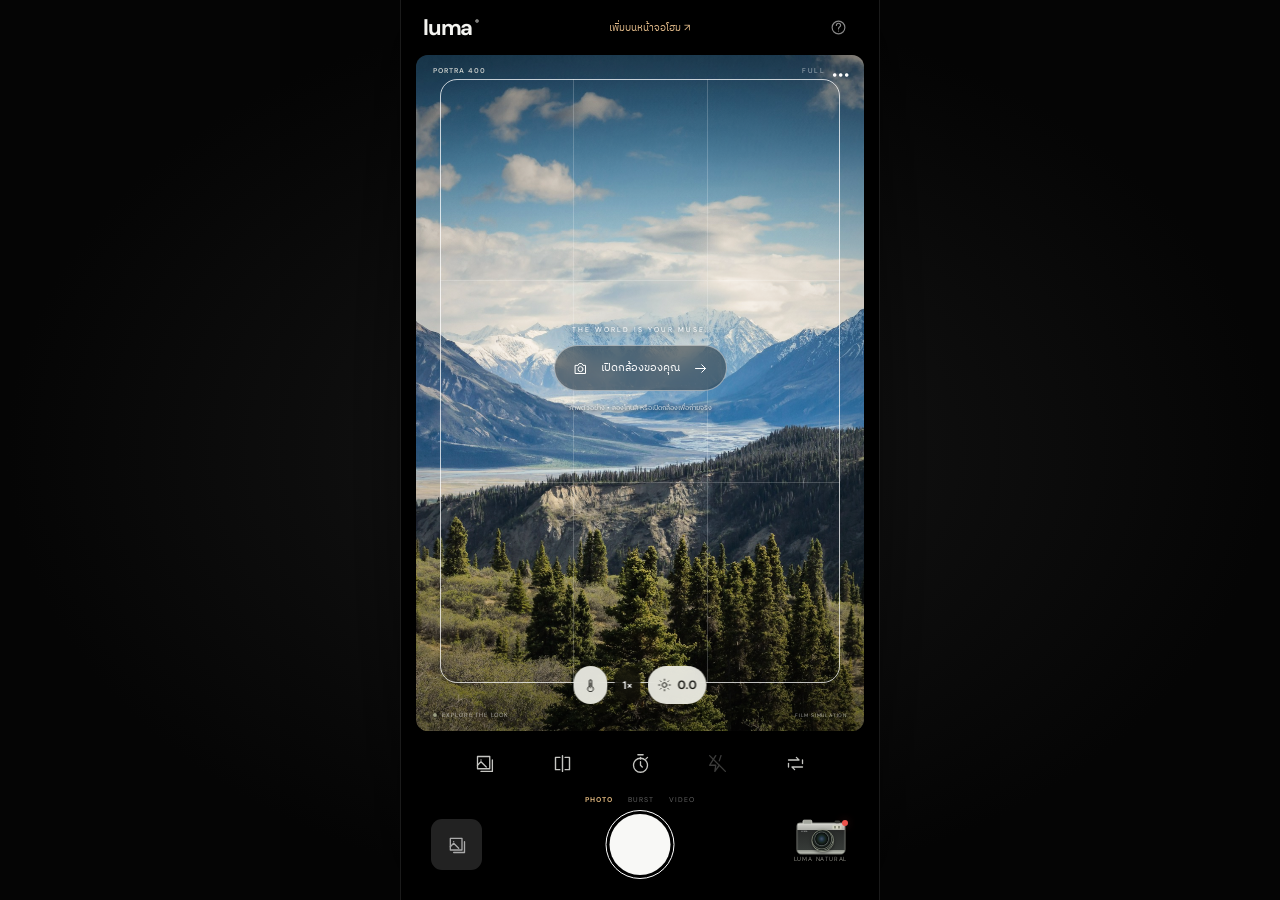
<file: index.html>
<!doctype html>
<html lang="th"><head><meta charset="UTF-8"><meta name="viewport" content="width=device-width, initial-scale=1, viewport-fit=cover"><meta name="theme-color" content="#000000"><meta name="apple-mobile-web-app-capable" content="yes"><meta name="apple-mobile-web-app-title" content="LUMA"><meta name="apple-mobile-web-app-status-bar-style" content="black-translucent"><meta name="description" content="LUMA กล้องส่วนตัวพร้อมโทนฟิล์ม ถ่ายภาพสด ปรับแสงสี และเก็บภาพบนอุปกรณ์ของคุณ"><title>LUMA — A little more feeling.</title><link rel="icon" href="./icon.svg" type="image/svg+xml"><link rel="apple-touch-icon" href="./assets/icon-192.png"><link rel="manifest" href="./manifest.webmanifest"><link rel="stylesheet" href="./style.css"><link rel="stylesheet" href="./app-shell.css?v=11"></head>
<body class="app-mode mobile-studio">
<aside class="sidebar"><a class="brand" href="./" aria-label="Luma home">lu<span>m</span>a<i>®</i></a><div class="side-divider"></div><nav><button class="nav-item active" data-page="studio"><i data-icon="camera"></i><span>Camera studio</span><b>01</b></button><button class="nav-item" data-page="library"><i data-icon="images"></i><span>My gallery</span><b id="galleryCount">0</b></button><button class="nav-item" data-page="guide"><i data-icon="book"></i><span>Field notes</span><i class="small" data-icon="arrow-up-right"></i></button></nav><div class="sidebar-bottom"><div class="private-mark"><i data-icon="shield"></i> Your moments. Only yours.</div><p>ภาพของคุณอยู่บนอุปกรณ์นี้<br>ไม่อัปโหลดขึ้นเซิร์ฟเวอร์</p><button class="install-link" id="installBtn"><i data-icon="smartphone"></i> Install LUMA <i data-icon="arrow-up-right"></i></button><div class="version">MADE FOR THE WAY YOU SEE <span>V.1.0</span></div></div></aside>
<main>
<header class="topbar"><div class="breadcrumb">YOUR EVERYDAY CREATIVE COMPANION <span> / </span> <b id="pageLabel">CAMERA STUDIO</b></div><div class="top-actions"><span class="local-badge"><i></i> ON-DEVICE STUDIO</span><button id="helpBtn" class="icon-btn" aria-label="วิธีใช้งาน"><i data-icon="help"></i></button></div></header>
<section id="studioPage" class="page">
<div class="heading"><div><div class="eyebrow"><span></span> FIND YOUR LIGHT</div><h1>A little more <em>feeling.</em></h1><p>กล้องตัวเดิม มุมมองใหม่ เปลี่ยนทุกวันให้เป็นภาพที่คุณรัก</p></div><button class="button light" id="importBtn"><i data-icon="upload"></i> Import photo <span>↗</span></button><input id="importFile" type="file" accept="image/*" hidden></div>
<div class="workspace">
<div class="camera-column"><div class="app-top"><span class="app-wordmark">luma<span>®</span></span><a class="native-install-entry" href="./install.html">เพิ่มบนหน้าจอโฮม ↗</a><button id="appHelp" class="icon-btn" aria-label="คู่มือกล้อง"><i data-icon="help"></i></button></div>
<div class="camera-shell">
<div class="camera-toolbar"><div class="view-label"><span id="sourceDot"></span><b id="sourceLabel">SAMPLE PREVIEW</b><b class="mobile-brand">luma<span>®</span></b></div><div class="toolbar-actions"><button id="mobileImportBtn" class="icon-btn mobile-only" aria-label="นำเข้ารูปภาพ"><i data-icon="images"></i></button><button id="torchBtn" class="icon-btn" title="ไฟต่อเนื่อง (เมื่อกล้องรองรับ)" aria-label="ไฟต่อเนื่อง" disabled><i data-icon="flash-off"></i></button><button id="timerBtn" class="icon-btn" title="ตั้งเวลาถ่าย" aria-label="ตั้งเวลา"><i data-icon="timer"></i><small id="timerValue"></small></button><button id="gridBtn" class="icon-btn on" aria-label="เส้นตาราง" aria-pressed="true"><i data-icon="grid"></i></button><button id="fullscreenBtn" class="icon-btn" aria-label="ขยายช่องมองภาพ"><i data-icon="maximize"></i></button><button id="mobileSettingsBtn" class="icon-btn mobile-only" aria-label="ปรับแสงสีและเลือกกล้อง"><i data-icon="sliders"></i></button></div></div>
<div class="viewfinder" id="viewfinder"><canvas id="preview" aria-label="ภาพตัวอย่างพร้อมโทนฟิล์ม"></canvas><video id="cameraVideo" autoplay muted playsinline hidden></video><div class="vignette-ui"></div><div class="composition-frame" aria-hidden="true"></div><button id="viewSettingsBtn" class="view-settings" aria-label="เปิดการตั้งค่ากล้อง">•••</button><div class="quick-controls"><button id="quickWarmth" aria-label="ปรับอุณหภูมิสี"><i data-icon="warmth"></i></button><button id="quickZoom" aria-label="เปลี่ยนดิจิทัลซูม">1×</button><button id="quickExposure" aria-label="ปรับความสว่าง"><i data-icon="sun"></i><span>0.0</span></button></div><div id="grid" class="grid-lines"><i></i><i></i><i></i><i></i></div><div class="viewfinder-top"><span class="film-tag" id="filmTag">PORTRA 400</span><span class="ratio-tag" id="ratioTag">3:2</span></div><div class="focus-corner top-left"></div><div class="focus-corner top-right"></div><div class="focus-corner bottom-left"></div><div class="focus-corner bottom-right"></div><div id="focusPoint"></div><div class="sample-caption" id="sampleCaption"><span>THE WORLD IS YOUR MUSE.</span><button id="startBtn"><i data-icon="camera"></i> เปิดกล้องของคุณ <i data-icon="arrow-right"></i></button><small>ภาพตัวอย่าง • ลองโทนสี หรือเปิดกล้องเพื่อถ่ายจริง</small></div><div class="lens-pills" id="lensPills"><button data-zoom="1" class="selected">1×</button><button data-zoom="1.5">1.5×</button><button data-zoom="2">2×</button><span>DIGITAL</span></div><div class="viewfinder-bottom"><span><i class="live-dot"></i> <span id="viewStatus">EXPLORE THE LOOK</span></span><span id="resolutionLabel">FILM SIMULATION</span></div><div class="countdown" id="countdown"></div><div class="flash-screen" id="flashScreen"></div><span id="recordingLabel" hidden>● REC <b>00:00</b></span></div>
<div class="capture-controls"><button id="latestBtn" class="latest-photo" aria-label="ดูคลังภาพ"><i data-icon="images"></i></button><div class="shutter-group"><div class="mode-tabs" role="group" aria-label="โหมดถ่ายภาพ"><button class="active" data-mode="photo">PHOTO</button><button data-mode="burst">BURST</button><button data-mode="video">VIDEO</button></div><button class="shutter" id="shutterBtn" aria-label="ถ่ายภาพ"><span></span></button><small id="shutterHint">กด Space เพื่อถ่ายภาพตัวอย่าง</small></div><button id="flipBtn" class="round-button" aria-label="สลับกล้อง"><i data-icon="flip"></i></button></div>
<div class="camera-foot"><span><i data-icon="lock"></i> PRIVATE BY DESIGN</span><button id="originalBtn">Compare original <i data-icon="compare"></i></button><span id="qualityLabel">JPEG · HIGH QUALITY</span></div>
</div>
<section class="film-section"><div class="section-title"><h2>Find your film <span id="filmTotal">18 LOOKS</span></h2><div id="filmCategories" class="mini-tabs"><button class="active" data-category="featured">แนะนำ</button><button data-category="all">All films</button><button data-category="color">Color</button><button data-category="bw">B&W</button><button data-category="cinema">Cinema</button></div></div><div class="film-strip" id="filmStrip"></div><div class="film-disclaimer"><span>INSPIRED BY ANALOG. MADE FOR NOW.</span><span>โทนสีจำลอง ไม่ใช่ฟิล์มจริง <i data-icon="sparkles"></i></span></div></section>
</div>
<aside class="settings-column"><section class="panel camera-profile"><div class="panel-heading"><span>01 / THE CAMERA</span><i data-icon="camera"></i></div><div class="camera-profile-title"><h2>Your pocket.<br><em>A whole studio.</em></h2><div class="lens-art"><div><span>LUMA</span><i></i><small>OPTICAL SERIES</small></div></div></div><label class="select-label" for="cameraLook">COLOR SCIENCE <span>โทนจำลอง</span></label><select id="cameraLook"></select><div class="profile-specs"><span id="cameraDescription">สีผิวละมุน แสงนุ่ม เป็นธรรมชาติ</span><span class="recipe-label">COLOR RECIPE</span></div><div class="device-row"><i data-icon="aperture"></i><select id="deviceSelect" aria-label="กล้องจริง"><option value="">กล้องของอุปกรณ์ • เปิดกล้องก่อน</option></select></div></section>
<section class="panel film-profile"><div class="panel-heading"><span>02 / THE FILM</span><span class="orange-dot"></span></div><div class="film-info"><div id="filmCanister" class="film-canister"><span>COLOR NEGATIVE</span><b>PORTRA</b><strong>400</strong><small>36 EXP. / 35 mm</small></div><div><div class="eyebrow" id="filmBrand">KODAK INSPIRED</div><h2 id="filmName">Portra 400</h2><p id="filmDescription">Warm skin tones.<br>Soft, timeless color.</p><div class="film-specs"><span id="filmIso">ISO 400</span><span id="filmType">COLOR NEGATIVE</span></div></div></div><label class="slider-label" for="intensity">Film intensity <output id="intensityOut">100%</output></label><input id="intensity" type="range" min="0" max="100" value="100"></section>
<section class="panel adjustments"><div class="panel-heading"><span>03 / MAKE IT YOURS</span><button id="resetBtn" title="คืนค่าการปรับ" aria-label="คืนค่าการปรับ"><i data-icon="reset"></i></button></div><div id="sliders"></div><div class="settings-bottom"><label>Frame <select id="ratioSelect" aria-label="อัตราส่วน"><option value="screen">เต็มช่องมองภาพ</option><option value="1.5">3:2</option><option value="1.3333333333">4:3</option><option value="1">1:1</option><option value="1.7777777778">16:9</option><option value="0.5625">9:16</option></select></label><label>Save as <select id="formatSelect" aria-label="รูปแบบไฟล์"><option value="image/jpeg">JPEG</option><option value="image/png">PNG</option></select></label></div><button id="advancedBtn" class="text-button">More camera settings <i data-icon="sliders"></i></button></section>
<div class="quote"><i data-icon="sparkles"></i><p>“The best camera is the one<br>you have with you.”</p><span>MAKE SOMETHING WORTH REMEMBERING.</span></div>
</aside></div>
<footer><span>LUMA® <i>Stay curious. Keep shooting.</i></span><span>CRAFTED WITH LIGHT & A LITTLE NOSTALGIA <span class="orange-dot"></span></span></footer>
</section>
<section id="libraryPage" class="page" hidden><div class="heading"><div><div class="eyebrow">YOUR PERSONAL CONTACT SHEET</div><h1>Little moments. <em>Kept.</em></h1><p>ภาพและวิดีโอเก็บในเบราว์เซอร์นี้ ดาวน์โหลดภาพสำคัญเก็บไว้ก่อนล้างข้อมูลเครื่อง</p></div><button class="button light" id="backStudio"><i data-icon="camera"></i> Back to studio</button></div><div class="gallery-grid" id="galleryGrid"></div><div class="empty-state" id="emptyGallery"><i data-icon="images"></i><h2>Your next favorite starts here.</h2><p>ยังไม่มีภาพ ลองถ่ายภาพแรกหรือแต่งภาพจากเครื่อง</p><button class="button orange" id="firstPhoto">เริ่มถ่ายภาพ</button></div></section>
<section id="guidePage" class="page" hidden><div class="heading"><div><div class="eyebrow">A FEW FIELD NOTES</div><h1>Good light. <em>Great stories.</em></h1><p>รู้จักกล้องของคุณ แล้วออกไปเก็บช่วงเวลาที่ชอบ</p></div></div><div class="guide-grid"><article class="panel"><span>01 / GET STARTED</span><h2>กล้องของคุณ พร้อมแล้ว</h2><p>กดเปิดกล้องแล้วอนุญาตการเข้าถึง เลือกกล้องหน้า/หลังหรือกล้องที่เบราว์เซอร์ตรวจพบ ภาพจริงจะขึ้นแทนภาพตัวอย่างทันที</p><p>เว็บต้องเปิดผ่าน HTTPS หรือ localhost หากเปิดในเบราว์เซอร์ของแอปแชต ให้เปิดลิงก์ใน Safari หรือ Chrome</p></article><article class="panel"><span>02 / MAKE A LOOK</span><h2>ฟิล์มคนละม้วน เรื่องราวคนละแบบ</h2><p>Portra สำหรับโทนอุ่นและคน, Velvia สำหรับธรรมชาติสีสด, HP5 สำหรับภาพขาวดำ และ Cine 800T สำหรับโทนภาพยนตร์ ลองปรับความเข้มฟิล์มและแสงให้เหมาะกับภาพ</p><p>ชื่อฟิล์มและกล้องใช้บอกแรงบันดาลใจของโทนสี ไม่ใช่การจำลองเซนเซอร์ เลนส์ หรือความละเอียดของรุ่นจริง และไม่มีความเกี่ยวข้องกับแบรนด์</p></article><article class="panel"><span>03 / TAKE IT WITH YOU</span><h2>ติดตั้งบน iPhone</h2><p>เปิดเว็บใน Safari → กดแชร์ → เพิ่มไปยังหน้าจอโฮม → เปิดเป็นเว็บแอป ใช้ได้โดยไม่ต้องติดตั้งจาก App Store</p><p>หลังถ่าย เปิด My gallery แล้วกดแชร์เพื่อบันทึกรูปภาพลงแอป Photos หรือดาวน์โหลดลง Files ตามตัวเลือกที่ iOS แสดง</p></article><article class="panel"><span>04 / KNOW YOUR TOOLS</span><h2>สวยขึ้น ด้วยสิ่งที่เครื่องรองรับ</h2><p>แสงสี เกรน วินเยต และดิจิทัลซูมทำงานกับภาพจริง การซูมไม่เพิ่มรายละเอียดภาพ ส่วนไฟต่อเนื่อง โฟกัส ISO และชัตเตอร์จริงจะเปิดเฉพาะเมื่ออุปกรณ์และเบราว์เซอร์รองรับ</p><p>วิดีโอบันทึกจากภาพที่แต่งแล้ว อาจรองรับต่างกันในแต่ละเบราว์เซอร์ เว็บยังไม่มี RAW, depth portrait หรือการควบคุมกล้องระดับแอป native</p></article><article class="panel"><span>05 / YOUR PRIVACY</span><h2>อยู่กับคุณ บนอุปกรณ์ของคุณ</h2><p>ไม่มีการอัปโหลดภาพหรือเสียง กล้องจะหยุดเมื่อออกจากหน้านี้หรือซ่อนแอป ภาพเก็บใน IndexedDB ของเบราว์เซอร์ การล้างข้อมูลเว็บไซต์หรือโหมดส่วนตัวอาจทำให้ภาพหาย</p><p>ปุ่มดาวน์โหลดและแชร์จะส่งออกไฟล์ให้คุณโดยตรง</p></article><article class="panel"><span>06 / CHASE THE LIGHT</span><h2>ภาพสวยเริ่มจากแสง</h2><p>เช็ดหน้าเลนส์ ใช้แสงหน้าต่างหรือแสงเช้า หลีกเลี่ยงดิจิทัลซูมสูงในที่มืด ใช้ตารางช่วยจัดองค์ประกอบ และลด Exposure เล็กน้อยเมื่อต้องการรักษารายละเอียดท้องฟ้า</p><p>Space ถ่ายภาพ · ลูกศรซ้าย/ขวาเปลี่ยนฟิล์ม · Esc ยกเลิกตั้งเวลา</p></article></div></section>
</main>
<dialog id="settingsDialog"><div class="dialog-heading"><div><span class="eyebrow">YOUR CAMERA, YOUR WAY</span><h2>Camera settings</h2></div><button class="icon-btn close-dialog" aria-label="ปิด"><i data-icon="close"></i></button></div><div class="dialog-body"><label class="setting-line">คุณภาพส่งออก <select id="exportSize"><option value="4096">สูงสุดตามต้นฉบับ (ไม่เกิน 4096 px)</option><option value="2560">2560 px</option><option value="1920">1920 px</option></select></label><label class="setting-line">กลับภาพกล้องหน้า <input type="checkbox" id="mirrorCheck" checked></label><label class="setting-line">เสียงชัตเตอร์ <input type="checkbox" id="soundCheck" checked></label><label class="setting-line">ขอใช้ไมโครโฟนตอนบันทึกวิดีโอ <input type="checkbox" id="micCheck"></label><label class="setting-line">บันทึกไฟล์อัตโนมัติหลังถ่าย <input type="checkbox" id="autoSaveCheck"></label><div id="hardwareControls"></div><p class="help-text">การควบคุม ISO / shutter / focus จริงจะแสดงเฉพาะเมื่อกล้องรายงานว่ารองรับ ตัวปรับ Exposure ด้านข้างเป็นการปรับความสว่างของภาพดิจิทัล</p><button id="stopCamera" class="button light"><i data-icon="camera-off"></i> ปิดกล้อง</button></div></dialog>
<dialog id="photoDialog" class="photo-dialog"><div class="dialog-heading"><h2 id="photoTitle">Your moment.</h2><button class="icon-btn close-dialog" aria-label="ปิด"><i data-icon="close"></i></button></div><div id="photoMedia"></div><p id="photoMeta"></p><div class="photo-actions"><button id="downloadBtn" class="button orange"><i data-icon="download"></i> ดาวน์โหลด</button><button id="shareBtn" class="button light"><i data-icon="share"></i> แชร์ / บันทึกลงมือถือ</button><button id="deleteBtn" class="icon-btn" aria-label="ลบภาพ"><i data-icon="trash"></i></button></div></dialog>
<dialog id="installDialog"><div class="dialog-heading"><h2>A studio in your pocket.</h2><button class="icon-btn close-dialog" aria-label="ปิด"><i data-icon="close"></i></button></div><div class="dialog-body"><p>iPhone / iPad: เปิดลิงก์ใน Safari → กดแชร์ → เพิ่มไปยังหน้าจอโฮม → เปิดเป็นเว็บแอป</p><p>Android: ใช้เมนูเบราว์เซอร์ → ติดตั้งแอป หรือเพิ่มไปยังหน้าจอหลัก</p><p class="help-text">นี่คือเว็บแอป PWA ยังไม่ใช่แอปที่เผยแพร่บน App Store กล้องและการแชร์ไฟล์ต้องได้รับสิทธิ์จากอุปกรณ์</p></div></dialog>
<dialog id="tuningDialog" class="bottom-sheet"><div class="sheet-grab"></div><div class="dialog-heading"><div><span class="eyebrow">MAKE IT YOURS</span><h2>ปรับกล้อง & โทนสี</h2></div><button class="icon-btn close-dialog" aria-label="ปิดแผงปรับสี"><i data-icon="close"></i></button></div><div class="dialog-body" id="mobileSettingsHost"></div><div class="sheet-links"><button id="sheetGrid">เส้นตาราง เปิด/ปิด</button><button id="sheetGuide">วิธีใช้งาน</button><button id="sheetInstall">ติดตั้งแอป</button></div><button id="applyLookBtn" class="button orange">พร้อมแล้ว กลับไปถ่ายภาพ <i data-icon="arrow-right"></i></button></dialog>
<dialog id="cameraPickerDialog" class="bottom-sheet camera-picker"><div class="sheet-grab"></div><div class="dialog-heading"><div><span class="eyebrow">YOUR POCKET CAMERA COLLECTION</span><h2>เลือกกล้องของคุณ</h2></div><button class="icon-btn close-dialog" aria-label="ปิดชั้นกล้อง"><i data-icon="close"></i></button></div><div class="picker-tabs"><button class="active" data-picker="cameras">กล้อง <span>12</span></button><button data-picker="films">ฟิล์ม <span>18</span></button></div><div class="picker-content"><div id="cameraGrid" class="camera-grid"></div><div id="pickerFilmHost" hidden></div></div><p class="picker-note">สูตรสีสร้างสรรค์ • เลนส์จริงขึ้นอยู่กับอุปกรณ์</p></dialog><div id="toast" role="status" aria-live="polite"></div><script type="module" src="./app.js?v=11"></script>
</body></html>
</file>
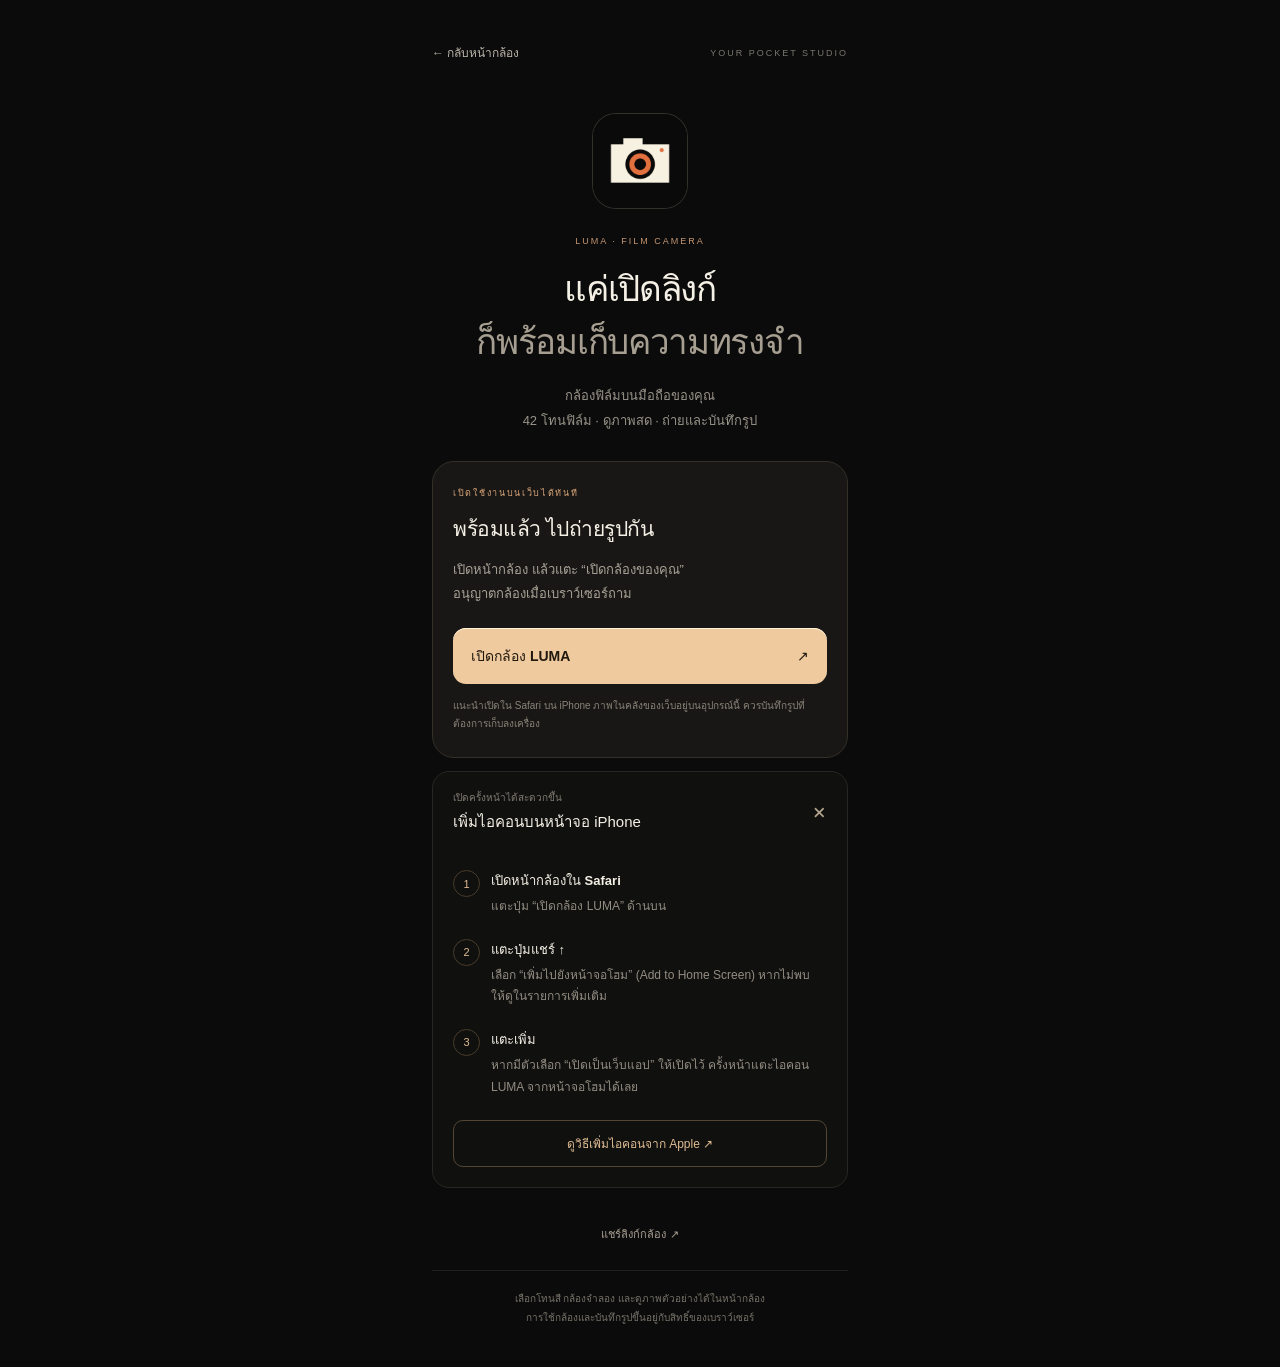
<file: install.html>
<!doctype html>
<html lang="th">
<head>
<meta charset="utf-8"><meta name="viewport" content="width=device-width, initial-scale=1, viewport-fit=cover">
<meta name="theme-color" content="#000000"><meta name="apple-mobile-web-app-capable" content="yes"><meta name="apple-mobile-web-app-title" content="LUMA"><meta name="apple-mobile-web-app-status-bar-style" content="black-translucent">
<meta name="description" content="เปิดเว็บกล้อง LUMA แล้วถ่ายภาพได้เลย พร้อมเพิ่มไอคอนบนหน้าจอโฮม">
<title>LUMA — เปิดแล้วถ่ายได้เลย</title>
<link rel="icon" href="./assets/native-app-icon.png"><link rel="apple-touch-icon" href="./assets/icon-192.png"><link rel="manifest" href="./manifest.webmanifest"><link rel="stylesheet" href="./install.css">
</head>
<body><main>
<nav><a href="./" aria-label="กลับหน้ากล้อง">← กลับหน้ากล้อง</a><span>YOUR POCKET STUDIO</span></nav>
<header>
<img class="app-icon" src="./assets/native-app-icon.png" alt="ไอคอน LUMA" width="94" height="94">
<div class="badge">LUMA · FILM CAMERA</div>
<h1>แค่เปิดลิงก์<br><em>ก็พร้อมเก็บความทรงจำ</em></h1>
<p class="intro">กล้องฟิล์มบนมือถือของคุณ<br>42 โทนฟิล์ม · ดูภาพสด · ถ่ายและบันทึกรูป</p>
</header>
<section class="install-card" aria-labelledby="open-title">
<div class="step-label">เปิดใช้งานบนเว็บได้ทันที</div>
<h2 id="open-title">พร้อมแล้ว ไปถ่ายรูปกัน</h2>
<p>เปิดหน้ากล้อง แล้วแตะ “เปิดกล้องของคุณ”<br>อนุญาตกล้องเมื่อเบราว์เซอร์ถาม</p>
<a class="primary" href="./"><span>เปิดกล้อง LUMA</span><span aria-hidden="true">↗</span></a>
<p class="hint">แนะนำเปิดใน Safari บน iPhone ภาพในคลังของเว็บอยู่บนอุปกรณ์นี้ ควรบันทึกรูปที่ต้องการเก็บลงเครื่อง</p>
</section>
<details id="setup" open>
<summary><span><small>เปิดครั้งหน้าได้สะดวกขึ้น</small>เพิ่มไอคอนบนหน้าจอ iPhone</span><span class="plus" aria-hidden="true">+</span></summary>
<div class="setup-body"><ol>
<li><strong>เปิดหน้ากล้องใน Safari</strong><span>แตะปุ่ม “เปิดกล้อง LUMA” ด้านบน</span></li>
<li><strong>แตะปุ่มแชร์ ↑</strong><span>เลือก “เพิ่มไปยังหน้าจอโฮม” (Add to Home Screen) หากไม่พบ ให้ดูในรายการเพิ่มเติม</span></li>
<li><strong>แตะเพิ่ม</strong><span>หากมีตัวเลือก “เปิดเป็นเว็บแอป” ให้เปิดไว้ ครั้งหน้าแตะไอคอน LUMA จากหน้าจอโฮมได้เลย</span></li>
</ol>
<button class="secondary" id="browserInstall" type="button" hidden>เพิ่ม LUMA บนอุปกรณ์นี้</button>
<p id="installedStatus" class="hint" hidden>คุณเปิด LUMA เป็นเว็บแอปจากหน้าจอโฮมแล้ว</p>
<a class="secondary" href="https://support.apple.com/guide/iphone/open-as-web-app-iphea86e5236/27/ios/27" target="_blank" rel="noopener noreferrer">ดูวิธีเพิ่มไอคอนจาก Apple ↗</a>
</div></details>
<div class="link-actions"><button id="shareInstall" type="button">แชร์ลิงก์กล้อง ↗</button></div>
<p id="shareStatus" role="status" class="share-status"></p>
<footer><p>เลือกโทนสี กล้องจำลอง และดูภาพตัวอย่างได้ในหน้ากล้อง<br>การใช้กล้องและบันทึกรูปขึ้นอยู่กับสิทธิ์ของเบราว์เซอร์</p></footer>
</main><script src="./install.js?v=10" defer></script></body></html>
</file>
<file: style.css>
@import url('https://fonts.googleapis.com/css2?family=DM+Sans:wght@400;450;500;550;600;650;700;750&family=IBM+Plex+Sans+Thai:wght@400;500;600&family=Instrument+Serif:ital@0;1&display=swap');
:root{font-family:'DM Sans','IBM Plex Sans Thai',sans-serif;color:#272a26;background:#f5f4ef;--orange:#d76038;--muted:#85867c;--line:#deded5;--paper:#fcfbf7;--serif:'Instrument Serif',Georgia,serif}*{box-sizing:border-box}body{margin:0}button,select,input{font:inherit}button,a,select,input{ -webkit-tap-highlight-color:transparent}button{cursor:pointer;color:inherit}button{border:0;background:none}button:disabled{opacity:.3;cursor:not-allowed}button:focus-visible,a:focus-visible,select:focus-visible,input:focus-visible{outline:2px solid var(--orange);outline-offset:4px}a{color:inherit;text-decoration:none}svg{width:20px;height:20px;stroke:currentColor;stroke-width:1.6;fill:none;stroke-linecap:round;stroke-linejoin:round;vertical-align:middle}i[data-icon]{display:inline-flex}button{transition:background .18s,color .18s,transform .18s}button:hover:not(:disabled){color:var(--orange)}.sidebar{position:fixed;inset:0 auto 0 0;width:226px;border-right:1px solid var(--line);padding:35px 21px;background:#f0efe8;display:flex;flex-direction:column;z-index:5}.brand{font-size:53px;letter-spacing:-5px;font-weight:750;line-height:1;margin:1px 13px 39px;position:relative}.brand span{color:var(--orange)}.brand i{font-size:14px;font-style:normal;letter-spacing:0;position:relative;top:-27px;left:6px}.side-divider{height:1px;background:var(--line);margin-bottom:28px}.nav-item{display:flex;align-items:center;gap:12px;padding:14px 12px;width:100%;border-radius:5px;font-size:12px;text-align:left;margin-bottom:7px}.nav-item.active{background:#e7e6dc;font-weight:650}.nav-item.active>i{color:var(--orange)}.nav-item>b,.nav-item>.small{margin-left:auto;font-size:10px;font-weight:400}.nav-item .small svg{width:14px}.sidebar-bottom{margin-top:auto}.private-mark{font-size:10px;display:flex;gap:9px;align-items:center}.private-mark svg{width:15px}.sidebar-bottom p{font-size:10px;color:var(--muted);line-height:1.9;margin:10px 0 27px 24px}.install-link{border:1px solid #d2d1c8;border-radius:5px;padding:13px 11px;font-size:11px;display:flex;align-items:center;gap:9px;width:100%}.install-link i:last-child{margin-left:auto}.install-link svg{width:16px}.version{font-size:7px;letter-spacing:.7px;margin-top:22px;color:#8c8e82;display:flex;justify-content:space-between}main{margin-left:226px}.topbar{height:76px;border-bottom:1px solid var(--line);padding:0 40px;display:flex;align-items:center;justify-content:space-between}.breadcrumb{font-size:8px;letter-spacing:1.2px;color:#919286}.breadcrumb span{padding:0 12px}.breadcrumb b{font-weight:500;color:#41443b}.top-actions{display:flex;align-items:center;gap:20px}.local-badge{display:flex;align-items:center;gap:7px;font-size:8px;letter-spacing:1px}.local-badge i{width:5px;height:5px;border-radius:50%;background:#749279}.icon-btn{width:32px;height:32px;display:inline-flex;align-items:center;justify-content:center;border-radius:4px;position:relative}.icon-btn svg{width:17px;height:17px}.icon-btn.on{color:var(--orange);background:#eee8dc}.page{padding:37px 40px 0;max-width:1640px;margin:auto}[hidden]{display:none!important}.heading{display:flex;align-items:center;justify-content:space-between;gap:20px;margin-bottom:29px}.eyebrow{font-size:9px;letter-spacing:1.6px;font-weight:550;color:#74776b;display:flex;align-items:center;gap:7px}.eyebrow>span{width:6px;height:6px;background:var(--orange);border-radius:50%}h1{font-size:clamp(35px,3.25vw,54px);line-height:1.1;font-weight:500;letter-spacing:-1.9px;margin:13px 0 12px}h1 em{font-family:var(--serif);color:var(--orange);font-weight:400;font-size:1.1em}p{line-height:1.7}.heading p{font-size:12px;color:#7c7e72;margin:0}.button{display:inline-flex;align-items:center;justify-content:center;gap:9px;border:1px solid #d9d9cf;border-radius:5px;padding:12px 15px;font-size:11px;font-weight:500}.button svg{width:16px;height:16px}.button.light{background:#fbfaf6}.button>span{margin-left:20px}.button.orange{background:var(--orange);border-color:var(--orange);color:#fff}.button.orange:hover{background:#bb4d29;color:#fff}.workspace{display:grid;grid-template-columns:minmax(0,1fr) 304px;gap:24px;align-items:start}.camera-column{min-width:0}.camera-shell{border:1px solid #d9d9ce;background:var(--paper);border-radius:9px;overflow:hidden}.camera-toolbar{height:46px;padding:0 17px;display:flex;justify-content:space-between;align-items:center}.view-label{display:flex;align-items:center;gap:7px;font-size:8px;letter-spacing:1.2px}.view-label>span{width:5px;height:5px;border-radius:50%;background:#b4a47d}.view-label b{font-weight:500}.toolbar-actions{display:flex;gap:6px}.viewfinder{position:relative;overflow:hidden;aspect-ratio:1.5;background:#272e2e;color:#fff;isolation:isolate}.viewfinder>canvas{width:100%;height:100%;display:block;object-fit:contain}.vignette-ui{position:absolute;inset:0;pointer-events:none;background:linear-gradient(#0002,transparent 30%,transparent 70%,#0005)}.viewfinder-top,.viewfinder-bottom{position:absolute;left:23px;right:23px;display:flex;justify-content:space-between;align-items:center;pointer-events:none;font-size:8px;letter-spacing:1.5px}.viewfinder-top{top:21px}.film-tag{background:#f8f4e5e6;color:#413d30;padding:7px 10px;border-radius:2px;font-size:8px;font-weight:600;letter-spacing:1.1px}.ratio-tag{padding:5px 7px;border:1px solid #ffffff50;border-radius:3px}.viewfinder-bottom{bottom:19px;font-size:7px}.viewfinder-bottom>span:first-child{display:flex;align-items:center;gap:5px}.live-dot{width:4px;height:4px;border-radius:50%;background:#d2dcba}.sample-caption{position:absolute;left:0;right:0;top:42%;text-align:center;display:flex;flex-direction:column;align-items:center;gap:12px}.sample-caption>span{font-size:10px;letter-spacing:3px;text-shadow:0 1px 8px #000}.sample-caption button{background:#f9f7edee;padding:12px 20px;display:flex;gap:13px;align-items:center;font-size:12px;border-radius:4px;color:#31362d;box-shadow:0 4px 20px #0001}.sample-caption small{font-size:9px;color:#fff;text-shadow:0 1px 4px #000}.grid-lines{position:absolute;inset:0;pointer-events:none;opacity:.23}.grid-lines i{position:absolute;background:#fff}.grid-lines i:nth-child(1),.grid-lines i:nth-child(2){width:1px;top:0;bottom:0;left:33.333%}.grid-lines i:nth-child(2){left:66.666%}.grid-lines i:nth-child(3),.grid-lines i:nth-child(4){height:1px;left:0;right:0;top:33.333%}.grid-lines i:nth-child(4){top:66.666%}.focus-corner{position:absolute;width:15px;height:15px;border-color:#ffffff70;border-style:solid;pointer-events:none}.top-left{top:16px;left:16px;border-width:1px 0 0 1px}.top-right{top:16px;right:16px;border-width:1px 1px 0 0}.bottom-left{bottom:16px;left:16px;border-width:0 0 1px 1px}.bottom-right{bottom:16px;right:16px;border-width:0 1px 1px 0}.lens-pills{position:absolute;bottom:45px;left:50%;transform:translateX(-50%);display:flex;gap:5px;padding:5px;background:#19221e79;border:1px solid #ffffff19;border-radius:30px;align-items:center;backdrop-filter:blur(15px)}.lens-pills button{color:#fff;font-size:10px;border-radius:50%;width:31px;height:31px}.lens-pills button.selected{background:#e5e5c6;color:#333a25;font-weight:700}.lens-pills>span{font-size:6px;letter-spacing:1px;padding:0 9px 0 4px;color:#e4e5d7}.capture-controls{height:128px;display:flex;align-items:center;justify-content:space-between;padding:10px 38px 0}.latest-photo{height:43px;width:43px;border-radius:5px;background:#e6e5dc;overflow:hidden;padding:0;border:3px solid #fff;box-shadow:0 0 0 1px #deded4}.latest-photo img{width:100%;height:100%;object-fit:cover}.latest-photo>svg{width:20px;color:#8a8e7e}.shutter-group{display:flex;align-items:center;flex-direction:column}.mode-tabs{display:flex;gap:19px;margin-bottom:10px}.mode-tabs button{font-size:8px;letter-spacing:1.3px;padding:0;color:#9b9c91}.mode-tabs button.active{color:var(--orange);font-weight:700}.shutter{padding:5px;border:1px solid #a5a69b;border-radius:50%;width:57px;height:57px;display:block;position:relative}.shutter span{display:block;background:var(--orange);width:100%;height:100%;border:2px solid #d7603815;border-radius:50%;transition:.2s}.shutter:hover span{background:#bf4e2b}.shutter:active{transform:scale(.94)}.shutter.video span{background:#ce4741}.shutter.recording span{border-radius:4px;transform:scale(.6)}.shutter-group>small{font-size:8px;color:#96978b;margin-top:8px}.round-button{border:1px solid #d9dacf;border-radius:50%;width:38px;height:38px;display:flex;align-items:center;justify-content:center}.round-button svg{width:18px}.camera-foot{display:flex;align-items:center;justify-content:space-between;gap:8px;font-size:6px;letter-spacing:1px;height:38px;border-top:1px solid #ecece4;margin:0 18px;color:#989b8f}.camera-foot>span{display:flex;align-items:center;gap:5px}.camera-foot svg{width:10px;height:10px}.camera-foot button{font-size:8px;letter-spacing:0;display:flex;align-items:center;gap:7px;color:#717668}.section-title{display:flex;justify-content:space-between;align-items:center;gap:10px;margin:27px 0 14px}h2{font-size:17px;font-weight:500;letter-spacing:-.5px;margin:0}.section-title h2{font-size:15px;white-space:nowrap}.section-title h2 span{margin-left:9px;font-size:7px;letter-spacing:1px;color:#909487;font-weight:400}.mini-tabs{display:flex;gap:12px}.mini-tabs button{font-size:8px;color:#96988c;padding:2px 0 5px}.mini-tabs button.active{color:#333a2c;border-bottom:1px solid #333a2c}.film-strip{display:flex;gap:11px;overflow-x:auto;padding:2px 2px 13px;scrollbar-width:thin;scrollbar-color:#c5c6b9 transparent;scroll-snap-type:x proximity}.film-card{padding:0;flex:0 0 101px;text-align:left;scroll-snap-align:start}.film-thumb{height:77px;position:relative;overflow:hidden;border-radius:4px;background:#9dafa7;border:2px solid transparent}.film-thumb img{width:100%;height:100%;object-fit:cover}.film-card.selected .film-thumb{border-color:var(--orange);box-shadow:0 0 0 2px #d7603822}.film-thumb>span{position:absolute;right:4px;top:4px;background:#d76038;color:white;border-radius:50%;width:13px;height:13px;display:none;align-items:center;justify-content:center;font-size:8px}.film-card.selected .film-thumb>span{display:flex}.film-card b{font-size:9px;font-weight:500;display:block;margin:9px 0 4px;white-space:nowrap}.film-card.selected b{color:var(--orange)}.film-card small{font-size:7px;color:#96988b}.film-disclaimer{display:flex;justify-content:space-between;gap:10px;font-size:6px;letter-spacing:1px;color:#97998d;margin-top:9px}.film-disclaimer>span:last-child{font-size:8px;letter-spacing:0}.film-disclaimer svg{width:11px}.panel{border:1px solid #dcded2;border-radius:7px;background:#f9f9f3;padding:20px;margin-bottom:16px}.panel-heading{display:flex;justify-content:space-between;align-items:center;font-size:8px;letter-spacing:1.5px;color:#73786a}.panel-heading svg{height:14px;width:14px}.camera-profile{background:#e9ebe0;border-color:#dee1d4}.camera-profile-title{display:flex;justify-content:space-between;align-items:center;margin:20px 0 23px;gap:5px}.camera-profile h2{font-size:23px;line-height:1.23;letter-spacing:-.9px;font-weight:500}.camera-profile h2 em{font-family:var(--serif);font-size:25px;font-weight:400}.lens-art{width:86px;height:86px;border-radius:50%;background:repeating-conic-gradient(#343b32 0deg 1deg,#5c6354 1deg 2deg);box-shadow:0 3px 3px #2c3c3422,0 0 0 3px #d1d6c6;flex-shrink:0;display:grid;place-items:center;transform:rotate(-18deg)}.lens-art>div{width:72px;height:72px;border-radius:50%;background:radial-gradient(circle,#102223 0%,#182c28 35%,#475341 36%,#142421 40%,#151c17 46%,#2f392c 49%,#5d654e 50%,#2b3429 53%);border:2px solid #171f18;position:relative;box-shadow:inset 0 0 5px #000}.lens-art span{position:absolute;top:4px;left:23px;font-size:6px;letter-spacing:1.3px;color:#d5d8bf}.lens-art small{position:absolute;bottom:5px;left:12px;font-size:4px;color:#b5bea4;letter-spacing:.5px}.lens-art i{position:absolute;width:23px;height:23px;left:23px;top:23px;background:radial-gradient(at 30% 20%,#6e7971,#1c3937 30%,#102b2e 50%,#5b4c62);border-radius:50%;box-shadow:inset 0 0 6px #000}.select-label{font-size:7px;letter-spacing:1px;display:flex;justify-content:space-between;color:#7b806f;margin-bottom:9px}.select-label span{letter-spacing:0;font-size:8px}.camera-profile>select{width:100%;background:#f8f9f1;border:1px solid #cdd2bf;padding:11px 10px;border-radius:4px;font-size:11px;color:#424d39}.profile-specs{display:flex;justify-content:space-between;gap:6px;margin:9px 0 17px;font-size:8px;color:#8b9180;line-height:1.5}.recipe-label{font-size:5px;letter-spacing:.5px;padding-top:3px;white-space:nowrap}.device-row{display:flex;align-items:center;gap:7px;border-top:1px solid #d6dbcc;padding-top:12px}.device-row svg{width:13px;height:13px}.device-row select{border:0;background:transparent;width:100%;font-size:9px;color:#666e5a;min-width:0}.orange-dot{display:inline-block;width:5px;height:5px;background:var(--orange);border-radius:50%}.film-info{display:flex;gap:19px;align-items:center;margin:20px 0 22px}.film-canister{height:101px;width:70px;flex-shrink:0;border-radius:5px 5px 7px 7px;box-shadow:3px 3px 5px #0002,inset -7px 0 9px #0002;background:#d0ad65;color:#343828;border-top:9px solid #36372c;border-bottom:8px solid #34382c;position:relative;padding:7px 5px;display:flex;flex-direction:column;align-items:center;transform:rotate(-6deg)}.film-canister:before{content:'';position:absolute;top:-15px;width:26px;height:6px;background:#414434;border-radius:2px 2px 0 0}.film-canister span{font-size:4px;letter-spacing:.4px}.film-canister b{font-size:12px;letter-spacing:.5px;margin-top:5px}.film-canister strong{font-size:24px;font-weight:500;line-height:1.1}.film-canister small{font-size:4px;margin-top:auto;letter-spacing:.3px}.film-info .eyebrow{font-size:6px;letter-spacing:1.2px}.film-info h2{font-size:20px;margin:7px 0}.film-info p{font-size:10px;color:#858979;line-height:1.6;margin:0}.film-specs{display:flex;gap:7px;margin-top:10px;font-size:5px;letter-spacing:.7px;color:#8f9581}.film-specs span{border:1px solid #dce0d0;padding:4px;border-radius:2px}.slider-label{display:flex;justify-content:space-between;font-size:10px;margin:0 0 10px;color:#5e6653}.slider-label output{font-family:monospace;font-size:9px;color:#888f7e}input[type=range]{width:100%;height:3px;accent-color:var(--orange);display:block;margin:14px 0 5px;cursor:pointer;-webkit-appearance:none;appearance:none;background:#dce0d3;border-radius:3px}input[type=range]::-webkit-slider-thumb{-webkit-appearance:none;width:10px;height:10px;border-radius:50%;background:var(--orange);border:2px solid #fcfbf6;box-shadow:0 0 0 1px #d7603880}input[type=range]::-moz-range-thumb{width:8px;height:8px;background:var(--orange);border:2px solid white;border-radius:50%}.adjustments{padding-bottom:11px}.adjustments .panel-heading{margin-bottom:23px}.adjustments .panel-heading button{padding:0}.adjustment-row{margin-bottom:21px}.adjustment-row label{display:flex;align-items:center;gap:8px}.adjustment-row svg{width:12px;height:12px;color:#88927a}.adjustment-row output{margin-left:auto}.adjustment-row input{margin-top:13px}.settings-bottom{display:flex;justify-content:space-between;border-top:1px solid #e2e5d9;padding-top:13px;margin-top:4px}.settings-bottom label{display:flex;align-items:center;font-size:9px;color:#8b9380;gap:5px}.settings-bottom select{border:0;font-size:8px;background:transparent;color:#485440}.text-button{display:flex;align-items:center;justify-content:space-between;font-size:8px;color:#727e64;padding:14px 0 3px;width:100%}.text-button svg{width:13px;height:13px}.quote{display:flex;flex-direction:column;align-items:center;text-align:center;color:#9b9d8d;padding:9px 0 0}.quote svg{width:15px;color:#aba98f}.quote p{font-family:var(--serif);font-style:italic;font-size:21px;line-height:1.25;margin:12px 0}.quote>span{font-size:5px;letter-spacing:1.4px}footer{border-top:1px solid var(--line);margin-top:35px;padding:22px 0;display:flex;justify-content:space-between;align-items:center;color:#9b9d90;font-size:6px;letter-spacing:1px}footer>span:first-child{font-size:10px;font-weight:650;color:#7e8474}footer i{font-family:var(--serif);font-size:13px;font-weight:400;letter-spacing:0;margin-left:12px}footer .orange-dot{margin-left:8px;width:4px;height:4px}#toast{position:fixed;bottom:25px;left:50%;transform:translate(-50%,20px);background:#303b2f;color:white;padding:13px 22px;border-radius:6px;font-size:12px;box-shadow:0 4px 30px #0002;z-index:50;opacity:0;transition:.2s;pointer-events:none;max-width:90vw}#toast.show{opacity:1;transform:translate(-50%,0)}dialog{border:1px solid #d8dccf;background:#f7f7ef;color:#30372b;padding:0;border-radius:12px;max-width:560px;width:calc(100% - 32px);box-shadow:0 24px 100px #0003}dialog::backdrop{background:#19231abb;backdrop-filter:blur(5px)}.dialog-heading{display:flex;align-items:center;justify-content:space-between;padding:22px 24px;border-bottom:1px solid #dce0d1;gap:10px}.dialog-heading h2{font-size:23px}.dialog-heading .eyebrow{margin-bottom:8px;font-size:7px}.dialog-body{padding:12px 24px 24px}.dialog-body p{font-size:12px}.setting-line{display:flex;justify-content:space-between;align-items:center;gap:15px;font-size:11px;padding:18px 0;border-bottom:1px solid #e1e4d7}.setting-line select{max-width:55%;border:1px solid #d8ddcc;border-radius:4px;padding:7px;font-size:10px;background:#fff}.setting-line input{accent-color:var(--orange)}.help-text{color:#89907d;font-size:10px!important;line-height:1.8}.gallery-grid{display:grid;grid-template-columns:repeat(3,1fr);gap:20px;padding-bottom:30px}.gallery-card{border:1px solid var(--line);border-radius:7px;background:var(--paper);padding:9px;text-align:left;overflow:hidden}.gallery-card img,.gallery-card video{width:100%;aspect-ratio:1.5;object-fit:cover;border-radius:3px}.gallery-card p{font-size:10px;margin:9px 4px 3px}.gallery-card small{font-size:8px;color:#999d8d;display:block;margin:0 4px 3px}.empty-state{padding:80px 10px;text-align:center;color:#8c9480}.empty-state>svg{height:40px;width:40px;margin-bottom:20px}.empty-state p{font-size:12px}.empty-state .button{margin-top:20px}.guide-grid{display:grid;grid-template-columns:repeat(2,1fr);gap:20px;padding-bottom:30px}.guide-grid .panel{margin:0;padding:28px}.guide-grid article>span{font-size:8px;letter-spacing:1px;color:var(--orange)}.guide-grid h2{font-size:20px;margin-top:15px}.guide-grid p{font-size:12px;color:#7b846e;line-height:1.9}.photo-dialog{max-width:850px}.photo-dialog #photoMedia{padding:15px 20px 0;text-align:center}.photo-dialog img,.photo-dialog video{max-width:100%;max-height:60vh;border-radius:3px}.photo-dialog>p{font-size:10px;color:#89907d;padding:0 24px}.photo-actions{padding:10px 24px 24px;display:flex;gap:10px;flex-wrap:wrap}.photo-actions .icon-btn{margin-left:auto}.countdown{position:absolute;inset:0;display:grid;place-items:center;pointer-events:none;font-size:80px;text-shadow:0 2px 20px #0007;font-weight:400}.flash-screen{position:absolute;inset:0;background:white;opacity:0;pointer-events:none}.flash-screen.flash{animation:flash .3s}#recordingLabel{position:absolute;top:66px;right:25px;color:#ffb4a3;font-family:monospace;font-size:10px;background:#381511bb;padding:6px 8px;border-radius:3px}#focusPoint{position:absolute;width:52px;height:52px;border:1px solid #e9db78;transform:translate(-50%,-50%);opacity:0;pointer-events:none}#focusPoint.focus{animation:focus .9s}#timerValue{position:absolute;right:-1px;bottom:0;font-size:7px;color:var(--orange)}.viewfinder:fullscreen{height:100vh;width:100vw;aspect-ratio:auto;background:#151b16}.viewfinder:fullscreen canvas{object-fit:contain}@keyframes flash{0%{opacity:.85}100%{opacity:0}}@keyframes focus{0%{opacity:1;scale:1.3}40%{opacity:1;scale:1}100%{opacity:0;scale:1}}@media(min-width:1500px){.page{padding-top:45px}.heading{margin-bottom:35px}.workspace{grid-template-columns:minmax(0,1fr) 330px;gap:30px}.panel{padding:23px}.camera-profile-title{margin:25px 0}.film-info{margin:25px 0}.adjustment-row{margin-bottom:24px}.film-thumb{height:95px}.film-card{flex-basis:122px}}@media(max-width:1180px){.sidebar{width:185px;padding:32px 14px}.brand{font-size:47px;margin-left:10px}.nav-item{font-size:10px;gap:9px}.sidebar-bottom .private-mark{font-size:8px}.sidebar-bottom p{font-size:8px}main{margin-left:185px}.page{padding:30px 25px 0}.topbar{padding:0 25px}.workspace{gap:18px;grid-template-columns:minmax(0,1fr) 264px}.panel{padding:16px}.camera-profile h2{font-size:20px}.camera-profile h2 em{font-size:23px}.lens-art{width:73px;height:73px}.lens-art>div{width:63px;height:63px}.lens-art i{left:18px;top:18px}.lens-art span{left:18px}.lens-art small{left:8px}.film-info{gap:13px}.mini-tabs{gap:8px}.section-title h2 span{display:none}.sample-caption>span{font-size:8px}.sample-caption small{font-size:8px}.film-disclaimer>span:first-child{display:none}.camera-foot>span:first-child{display:none}.film-info h2{font-size:18px}.breadcrumb{font-size:7px;letter-spacing:.7px}.top-actions{gap:10px}.local-badge{font-size:7px}}@media(max-width:950px){.sidebar{width:74px;align-items:center;padding:28px 10px}.brand{font-size:26px;letter-spacing:-3px;margin:10px 0 35px}.brand i{font-size:7px;top:-15px;left:3px}.side-divider{width:40px}.nav-item{width:46px;height:46px;justify-content:center;padding:10px}.nav-item>span,.nav-item>b,.nav-item>.small{display:none}.sidebar-bottom{width:100%}.private-mark,.sidebar-bottom p,.version{display:none}.install-link{width:45px;justify-content:center;border:0;font-size:0;padding:12px}.install-link i:last-child{display:none}.install-link i{margin:0}.install-link svg{width:21px;height:21px}main{margin-left:74px}.workspace{grid-template-columns:minmax(0,1fr) 252px;gap:16px}.page{padding:27px 22px 0}.topbar{padding:0 22px;height:65px}.heading p{font-size:11px}.heading .button{font-size:10px;padding:10px}.heading .button>span{display:none}.sample-caption button{padding:10px 14px}.sample-caption{top:37%}.sample-caption small{display:none}.viewfinder-top{top:16px;left:15px;right:15px}.viewfinder-bottom{left:15px;right:15px;font-size:6px}.lens-pills{bottom:35px}.lens-pills button{width:26px;height:26px;font-size:9px}.lens-pills>span{display:none}.viewfinder-bottom>span:last-child{display:none}.capture-controls{height:123px;padding:10px 25px 0}.section-title{flex-wrap:wrap}.film-card{flex-basis:90px}.film-thumb{height:67px}footer>span:last-child{display:none}.breadcrumb{max-width:65%}.breadcrumb>span,.breadcrumb>b{display:none}.local-badge{font-size:6px}.gallery-grid{grid-template-columns:repeat(2,1fr)}}@media(max-width:720px){.sidebar{inset:auto 0 0;width:100%;height:64px;padding:4px 16px calc(4px + env(safe-area-inset-bottom));flex-direction:row;justify-content:space-between;border:0;border-top:1px solid var(--line);background:#f6f5eef5;backdrop-filter:blur(15px)}.sidebar>.brand,.side-divider{display:none}.sidebar nav{display:flex;width:100%;justify-content:space-around}.nav-item{flex-direction:column;width:77px;height:50px;gap:3px;margin:0;border-radius:5px;padding:5px}.nav-item>span{display:block;font-size:7px}.nav-item svg{width:18px;height:18px}.nav-item.active{background:#ecebdf}.sidebar-bottom{width:auto}.install-link{height:48px;width:54px}.install-link i svg{width:19px}.sidebar-bottom .install-link{font-size:0}main{margin-left:0;padding-bottom:75px}.topbar{height:54px;padding:0 20px}.breadcrumb{font-size:6px;max-width:100%;letter-spacing:1px}.local-badge{font-size:5px;letter-spacing:.4px}.top-actions{gap:7px}.top-actions .icon-btn{width:20px}.top-actions svg{width:14px}.page{padding:24px 18px 0}.heading{margin-bottom:23px;gap:10px}.heading .eyebrow{font-size:7px;letter-spacing:1.3px}h1{font-size:34px;letter-spacing:-1.4px;margin:10px 0}.heading p{font-size:10px;max-width:250px}.heading .button{font-size:0;padding:12px;gap:0;border-radius:50%;height:40px;width:40px;flex-shrink:0}.heading .button svg{width:16px;height:16px}.workspace{display:flex;flex-direction:column;gap:25px}.camera-column{width:100%}.camera-toolbar{height:42px;padding:0 12px}.view-label{font-size:7px}.toolbar-actions{gap:4px}.toolbar-actions svg{width:16px}.viewfinder{aspect-ratio:1.3333333333}.sample-caption{top:37%;gap:12px}.sample-caption>span{font-size:8px;letter-spacing:2px}.sample-caption small{display:block;font-size:7px}.sample-caption button{padding:11px 17px;font-size:11px}.viewfinder-bottom{font-size:6px}.viewfinder-bottom>span:last-child{display:block;font-size:5px}.viewfinder-top{top:17px}.film-tag{font-size:7px;padding:6px 8px}.lens-pills{bottom:33px}.capture-controls{padding:10px 27px 0;height:133px}.shutter{width:61px;height:61px}.mode-tabs{gap:22px}.mode-tabs button{font-size:8px}.shutter-group>small{font-size:7px}.camera-foot{font-size:5px;margin:0 13px;height:33px}.camera-foot>span:first-child{display:flex;font-size:5px;letter-spacing:.5px}.camera-foot button{font-size:7px}.camera-foot svg{width:9px;height:9px}.section-title{margin-top:24px;flex-wrap:nowrap}.section-title h2{font-size:15px}.mini-tabs{gap:11px}.mini-tabs button{font-size:8px}.film-card{flex-basis:93px}.film-thumb{height:73px}.film-card b{font-size:9px}.film-disclaimer{margin-top:5px}.film-disclaimer>span:first-child{display:block;font-size:5px;letter-spacing:.6px}.film-disclaimer>span:last-child{font-size:6px}.settings-column{width:100%;display:grid;grid-template-columns:1fr 1fr;gap:13px}.panel{margin:0;padding:15px}.panel-heading{font-size:6px;letter-spacing:1px}.panel-heading svg{width:12px}.camera-profile-title{margin:18px 0}.camera-profile h2{font-size:17px}.camera-profile h2 em{font-size:20px}.lens-art{display:none}.camera-profile>select{font-size:9px;padding:9px 5px}.select-label{font-size:6px}.select-label span{font-size:6px}.profile-specs{font-size:7px;margin:8px 0 12px;min-height:21px}.recipe-label{display:none}.device-row{padding-top:9px}.device-row select{font-size:8px}.film-info{gap:9px;margin:21px 0 24px}.film-canister{width:47px;height:75px;border-top-width:6px;border-bottom-width:6px;padding:5px 3px}.film-canister:before{height:5px;top:-11px;width:19px}.film-canister span{font-size:3px;letter-spacing:0}.film-canister b{font-size:8px;margin-top:4px}.film-canister strong{font-size:19px}.film-canister small{font-size:3px;letter-spacing:0}.film-info .eyebrow{font-size:4px;letter-spacing:.7px}.film-info h2{font-size:15px;margin:6px 0}.film-info p{font-size:8px}.film-specs{font-size:4px;gap:3px;margin-top:7px;letter-spacing:0}.film-specs span{padding:3px 2px}.film-profile>.slider-label{font-size:9px}.film-profile>.slider-label output{font-size:8px}.adjustments{grid-column:1/-1;padding:20px}.adjustments .panel-heading{font-size:8px;margin-bottom:22px}#sliders{display:grid;grid-template-columns:1fr 1fr;column-gap:26px}.adjustment-row{margin-bottom:20px}.adjustment-row .slider-label{font-size:10px}.settings-bottom{padding-top:15px}.settings-bottom label{font-size:10px}.settings-bottom select{font-size:10px}.text-button{font-size:10px;padding-top:20px}.quote{grid-column:1/-1;padding:10px}.quote p{font-size:22px}.quote>span{font-size:6px}footer{margin-top:18px;padding:20px 0}.gallery-grid{gap:12px}.gallery-card{padding:6px}.gallery-card p{font-size:8px}.gallery-card small{font-size:7px}.guide-grid{grid-template-columns:1fr;gap:15px}.guide-grid .panel{padding:24px}.dialog-heading{padding:18px}.dialog-heading h2{font-size:21px}.dialog-body{padding:10px 18px 20px}.photo-actions{padding:10px 15px 20px;gap:7px}.photo-actions .button{font-size:9px;padding:10px}.photo-actions .button svg{width:14px}.setting-line{font-size:10px}.setting-line select{font-size:9px}#toast{font-size:11px;bottom:85px;width:max-content;max-width:90vw}.countdown{font-size:60px}}
@media(prefers-reduced-motion:reduce){*,*::before,*::after{animation-duration:.01ms!important;transition-duration:.01ms!important;scroll-behavior:auto!important}}
</file>
<file: app-shell.css>
/* Camera-first application shell, based on the user's supplied mobile references. */
.app-mode #pickerFilmHost .section-title{display:block}.app-mode #pickerFilmHost .mini-tabs{display:flex;width:100%;overflow-x:auto;gap:19px;justify-content:flex-start;white-space:nowrap;scrollbar-width:none}.app-mode #pickerFilmHost .mini-tabs>button{flex-shrink:0}.hsl-tool{border-top:1px solid #333;border-bottom:1px solid #333;padding:16px 0;margin-bottom:18px}.hsl-tool>summary{font-size:11px;color:#ccc;cursor:pointer;min-height:27px;line-height:27px}.hsl-tool>summary>span{font-size:6px;letter-spacing:1px;color:#777;float:right}.hsl-bands{display:flex;justify-content:space-between;gap:8px;margin:18px 0 12px}.hsl-bands>button{width:35px;height:35px;border-radius:50%;background:var(--band-color);border:3px solid #171717;box-shadow:0 0 0 1px #333;flex-shrink:0}.hsl-bands>button.active{box-shadow:0 0 0 1px #ddd;border-color:#171717}.hsl-tool>p{font-size:10px;color:#999;margin:0 0 20px;text-align:center}.hsl-tool .slider-label{margin-top:23px}.hsl-tool input:last-child{margin-bottom:10px}
.app-mode #cameraPickerDialog[open]{display:flex;flex-direction:column;height:90dvh;max-height:90dvh;overflow:hidden}.app-mode #cameraPickerDialog>.sheet-grab,.app-mode #cameraPickerDialog>.dialog-heading,.app-mode #cameraPickerDialog>.picker-tabs,.app-mode #cameraPickerDialog>.sample-mode-bar,.app-mode #cameraPickerDialog>.accessory-strip,.app-mode #cameraPickerDialog>.picker-note{flex-shrink:0}.app-mode #cameraPickerDialog .picker-content{flex:1;min-height:0;max-height:none!important}.app-mode #cameraPickerDialog .accessory-strip{overflow-y:hidden}.app-mode #cameraPickerDialog .dialog-heading{position:static}.app-mode #sampleDialog .dialog-heading{position:sticky;top:0;z-index:5;background:#111}
.sample-mode-bar{display:flex;align-items:center;justify-content:space-between;padding:0 20px 12px;gap:10px}.sample-mode-bar>button{display:flex;align-items:center;gap:6px;border:1px solid #363631;border-radius:18px;min-height:34px;padding:6px 12px;color:#999;font-size:10px}.sample-mode-bar>button svg{width:13px;height:13px}.sample-mode-bar>button.active{background:#e9e6da;color:#171712;border-color:#e9e6da}.sample-mode-bar>select{font-size:10px;border:1px solid #333;border-radius:16px;padding:7px 10px;background:#1d1d1a;color:#ccc;min-height:34px}.recipe-sample{display:none}.show-samples .camera-choice{min-height:160px;padding-top:115px;justify-content:start;gap:6px;overflow:hidden}.show-samples .camera-choice>.camera-mini{display:none}.show-samples .camera-choice>.recipe-sample{display:block;position:absolute;inset:0 0 auto;width:100%;height:105px;object-fit:cover;background:#2a2a22}.show-samples .camera-choice>.choice-check{z-index:2}.app-mode .show-samples #pickerFilmHost .film-thumb img.recipe-sample{display:block;position:absolute;inset:0;width:100%;height:100%;object-fit:cover}.app-mode .show-samples #pickerFilmHost .film-thumb>.camera-mini{display:none}.app-mode .camera-picker .picker-content{max-height:calc(90dvh - 340px)!important}.app-mode .look-sample-dialog{max-width:480px;width:calc(100% - 24px);max-height:92dvh;overflow-y:auto;padding-bottom:20px;background:#111}.sample-scene-buttons{display:flex;gap:8px;padding:14px 18px}.sample-scene-buttons>button{padding:8px 13px;min-height:34px;font-size:10px;border:1px solid #333;border-radius:18px;color:#999}.sample-scene-buttons>button.active{background:#e7e4d9;color:#171712;border-color:#e7e4d9}.sample-compare{aspect-ratio:4/3;position:relative;overflow:hidden;background:#222;margin:0 16px;border-radius:8px}.sample-compare>img{position:absolute;inset:0;width:100%;height:100%;object-fit:cover}.sample-compare #sampleGraded{clip-path:inset(0 0 0 50%)}#sampleDivider{position:absolute;top:0;bottom:0;left:50%;width:1px;background:#fffe;pointer-events:none}#sampleDivider:after{content:'↔';position:absolute;top:50%;left:0;transform:translate(-50%,-50%);width:28px;height:28px;display:grid;place-items:center;border-radius:50%;background:#efeee6;color:#161612;font-size:13px}.sample-compare>span{position:absolute;bottom:12px;font:6px monospace;letter-spacing:.7px;background:#0008;color:#fff;padding:6px 8px;border-radius:3px}.original-chip{left:10px}.graded-chip{right:10px}#sampleLoading{position:absolute;inset:0;display:grid;place-items:center;background:#171713;color:#999;font-size:12px}.sample-compare-label{display:block;color:#aaa;font-size:9px;padding:15px 20px 0}.app-mode #sampleCompareRange{width:calc(100% - 40px);margin:18px 20px}.look-sample-dialog>p{font-size:11px;color:#aaa;line-height:1.7;margin:15px 20px 0}.look-sample-dialog>.sample-note{font-size:8px;color:#666;margin-top:8px}.app-mode #applySample{width:calc(100% - 40px);margin:19px 20px 0;min-height:44px;border-radius:23px}.app-mode .look-sample-dialog .dialog-heading h2{font-size:19px}
.app-mode #tuningDialog[open]{display:flex;flex-direction:column;overflow:hidden;max-height:90dvh}.app-mode #tuningDialog>.dialog-heading{position:static;flex-shrink:0}.app-mode #tuningDialog>.sheet-grab{flex-shrink:0}.app-mode #tuningDialog>.dialog-body{overflow:auto;min-height:0;max-height:calc(90dvh - 245px);padding:12px 18px;overscroll-behavior:contain}.app-mode #tuningDialog #applyLookBtn{position:static;flex-shrink:0;box-shadow:none;margin:0 18px 12px}.app-mode #tuningDialog .sheet-links{padding:0 15px 9px;flex-shrink:0}.tuning-tabs{display:flex;gap:6px;padding:9px 18px 5px;flex-shrink:0}.tuning-tabs>button{flex:1;min-height:37px;font-size:10px;color:#888;background:#191919;border-radius:19px;padding:8px 4px}.tuning-tabs>button.active{color:#161612;background:#e6e4da}.app-mode #tuningDialog .panel{margin-bottom:0}.app-mode #tuningDialog .settings-column{display:block}
.app-mode .camera-picker .picker-content{max-height:calc(90dvh - 294px)!important}.accessory-strip{display:flex;gap:13px;overflow-x:auto;padding:13px 20px 8px;border-top:1px solid #252525;scrollbar-width:none}.accessory-strip>button{width:43px;flex:0 0 43px;display:flex;flex-direction:column;align-items:center;gap:8px;padding:0;color:#898982;min-height:58px}.accessory-strip>button.active{color:#eee}.accessory-strip>button>svg{width:36px;height:36px;padding:8px;border:1px solid #45453b;border-radius:50%}.accessory-strip>button.active>svg{background:#e7e4d7;color:#1a1a16}.accessory-strip small{font-size:6px;letter-spacing:.3px}.accessory-orb{display:block;width:36px;height:36px;border-radius:50%;border:1px solid #595a51;box-shadow:inset 0 0 0 3px #151a15;background:radial-gradient(circle at 40% 35%,#6d8c87,#273933 25%,#050a09 60%)}.active>.accessory-orb{outline:1px solid #eee;outline-offset:3px}.accessory-orb.lens-1{background:radial-gradient(circle at 45% 40%,#e6d7b9,#796d53 25%,#111713 65%)}.accessory-orb.lens-2{background:radial-gradient(circle at 45% 40%,#a1a8e1,#665385 25%,#1d182c 65%)}.accessory-orb.lens-3{background:radial-gradient(circle at 45% 40%,#9dadc5,#3a414b 25%,#080d0c 65%)}.accessory-orb.lens-4{background:radial-gradient(circle at 45% 40%,#b98b5d,#57341e 25%,#1e160e 65%)}
.camera-group-title{grid-column:1/-1;font-size:9px;font-weight:500;letter-spacing:1px;color:#73736d;margin:14px 0 1px}.camera-group-title:first-child{margin-top:0}.app-mode .analog-tools .slider-label{margin-top:24px}.app-mode .analog-tools .slider-label:first-of-type{margin-top:18px}.app-mode .double-tool{padding-top:20px}.app-mode .double-tool h3{font-size:14px;font-weight:500;margin:0}.app-mode .double-tool .button{min-height:44px;width:100%;font-size:11px}.app-mode .double-tool input[type=range]{margin-bottom:22px}
.app-mode .capture-controls .shutter-group{position:absolute;left:50%;top:50%;transform:translate(-50%,-50%)}.app-mode .quick-controls button{min-height:38px;min-width:38px}.app-mode #quickAdjustPanel>button{width:36px;height:36px}@media(orientation:landscape) and (max-height:500px){.app-mode .capture-controls .shutter-group{position:static;transform:none}.app-mode #quickAdjustPanel{position:absolute;right:0;top:5px;width:130px;padding:0 8px;flex-wrap:wrap;gap:3px;height:100px;align-content:center}.app-mode .quick-adjust-slider{flex-basis:100%}.app-mode #quickAdjustPanel>button{width:27px;height:27px}}
.app-mode .viewfinder{overflow:clip!important}.app-mode .viewfinder>canvas{position:absolute;inset:0;display:block}.app-mode .camera-toolbar{position:relative;z-index:2}
.app-mode .toolbar-actions #mobileImportBtn{order:0}.app-mode .toolbar-actions #originalBtn{order:1}.app-mode .toolbar-actions #timerBtn{order:2}.app-mode .toolbar-actions #torchBtn{order:3}.app-mode .toolbar-actions #realFlipBtn{order:4}.app-mode .picker-content{max-height:calc(90dvh - 205px)!important}.app-mode .bottom-sheet>.dialog-heading{position:sticky;top:0;background:#111;z-index:5}.app-mode #applyLookBtn{position:sticky;bottom:0;z-index:5;box-shadow:0 0 0 12px #111}.app-mode .quick-adjust-slider{flex:1;min-width:0;display:flex;flex-direction:column;gap:6px}.app-mode .quick-adjust-slider>span{text-align:center;font-size:8px;letter-spacing:1px;color:#bbb}.app-mode #quickAdjustPanel{order:2;height:58px;flex:0 0 58px;display:flex;align-items:center;justify-content:center;padding:7px 27px 0;gap:11px}.app-mode #quickAdjustPanel>button{width:31px;height:31px;background:#222;border-radius:50%;display:flex;align-items:center;justify-content:center;font-size:14px;color:#bbb;flex-shrink:0}.app-mode #quickAdjustPanel>button svg{width:16px;height:16px}.app-mode #quickAdjustInput{height:22px;margin:0;background:#353530;border-radius:6px;max-width:190px}.app-mode #quickAdjustInput.warmth-slider{background:linear-gradient(90deg,#8288e2,#9ecbce,#eae1b9,#e8a473,#d77165)}.app-mode #quickAdjustInput::-webkit-slider-thumb{width:13px;height:13px;background:#111;border:2px solid #f4f4e7;box-shadow:0 0 3px #0005}.app-mode.quick-adjust-open .camera-toolbar{display:none!important}
body.app-mode{background:#000;color:#f3f3f0;--orange:#e9a65d;--paper:#141414;--line:#262626;--muted:#8a8a8a;color-scheme:dark;overscroll-behavior-y:none}body.app-mode main{margin:0;padding-bottom:0;min-height:100dvh}.app-mode .topbar{display:none}.app-mode .sidebar{background:#101010;border-color:#252525}.app-mode.mobile-studio{overflow:hidden}.app-mode.mobile-studio .sidebar{display:none}.app-mode:not(.mobile-studio) .sidebar{inset:auto 0 0;width:100%;height:calc(64px + env(safe-area-inset-bottom));padding:4px 20px calc(4px + env(safe-area-inset-bottom));display:flex;flex-direction:row;align-items:center}.app-mode .sidebar .brand,.app-mode .sidebar .side-divider,.app-mode .sidebar-bottom{display:none}.app-mode .sidebar nav{width:100%;display:flex;justify-content:space-around}.app-mode .nav-item{display:flex;flex-direction:column;width:90px;height:50px;justify-content:center;gap:4px;padding:4px;margin:0;color:#aaa}.app-mode .nav-item>span{display:block;font-size:9px}.app-mode .nav-item>b,.app-mode .nav-item>.small{display:none}.app-mode .nav-item.active{background:#202020;color:white}.app-mode .nav-item.active>i{color:white}.app-mode #studioPage{padding:0;width:100%;max-width:480px;height:100vh;height:100dvh;margin:0 auto;overflow:hidden}.app-mode #studioPage>.heading,.app-mode #studioPage>footer{display:none}.app-mode .workspace{display:block;height:100%}.app-mode .camera-column{width:100%;height:100%;display:flex;flex-direction:column;gap:0;padding-top:env(safe-area-inset-top);padding-bottom:calc(15px + env(safe-area-inset-bottom))}.app-mode .camera-shell{display:contents}.app-mode .app-top{display:flex;order:0;align-items:center;justify-content:space-between;padding:0 22px;height:55px;flex:0 0 55px}.app-wordmark{font-size:22px;letter-spacing:-1.2px;font-weight:700;color:#f4f4f1}.app-wordmark>span{font-size:8px;position:relative;top:-10px;margin-left:3px}.app-status{font:7px monospace;letter-spacing:2px;color:#74746c;display:flex;gap:7px;align-items:center}.app-status>i{width:4px;height:4px;border-radius:50%;background:#969778}.app-mode .app-top .icon-btn{color:#888;width:36px;height:36px}.app-mode .viewfinder{order:1;flex:1 1 auto;min-height:100px;aspect-ratio:auto!important;margin:0 15px;width:calc(100% - 30px);border-radius:12px;background:#101010;overflow:hidden}.app-mode .viewfinder>canvas{object-fit:contain}.app-mode .viewfinder .composition-frame{position:absolute;inset:24px 24px 48px;border:1px solid #ffffffbd;border-radius:17px;pointer-events:none;box-shadow:0 0 0 35px #0000000a}.app-mode .viewfinder .focus-corner{display:none}.app-mode .viewfinder-top{top:11px;left:17px;right:17px;font-size:7px}.app-mode .film-tag{background:transparent;color:#e9e9e2;font-size:7px;padding:0;letter-spacing:1px;opacity:.85}.app-mode .ratio-tag{border:0;padding:0;font-size:7px;margin-right:22px;opacity:.6}.app-mode .view-settings{position:absolute;right:1px;top:0;width:44px;height:39px;color:#fff;font-size:15px;letter-spacing:1px}.app-mode .viewfinder-bottom{bottom:12px;left:17px;right:17px;font-size:6px;letter-spacing:.8px;opacity:.6}.app-mode .viewfinder-bottom>span:last-child{font-size:5px}.app-mode .grid-lines{inset:24px 24px 48px;opacity:.2;border-radius:17px;overflow:hidden}.app-mode .sample-caption{top:40%;gap:11px;left:20px;right:20px}.app-mode .sample-caption>span{font-size:7px;letter-spacing:2px}.app-mode .sample-caption button{background:#0006;backdrop-filter:blur(10px);color:white;border:1px solid #fff7;border-radius:24px;font-size:11px;padding:13px 18px;box-shadow:none}.app-mode .sample-caption button:hover{background:#fff;color:#111}.app-mode .sample-caption button svg{width:15px;height:15px}.app-mode .sample-caption small{font-size:7px;color:#fffc;display:block}.app-mode .lens-pills{display:none}.app-mode .quick-controls{position:absolute;bottom:27px;left:50%;transform:translateX(-50%);display:flex;align-items:center;gap:7px}.app-mode .quick-controls button{display:inline-flex;align-items:center;justify-content:center;gap:6px;background:#eeeee7ed;color:#171713;border-radius:25px;height:31px;min-width:31px;padding:0 10px;font-size:12px;font-weight:600;backdrop-filter:blur(8px)}.app-mode .quick-controls button:nth-child(2){background:#0009;color:white;padding:0 7px;font-size:11px;min-width:26px}.app-mode .quick-controls svg{width:14px;height:14px}.app-mode .camera-toolbar{display:flex;order:2;flex:0 0 58px;height:58px;align-items:center;justify-content:center;padding:6px 24px 0;background:#000}.app-mode .camera-toolbar .view-label{display:none}.app-mode .toolbar-actions{display:flex;width:100%;max-width:355px;justify-content:space-between;gap:2px}.app-mode .toolbar-actions>.icon-btn{width:44px;height:44px;color:#c6c6c2}.app-mode .toolbar-actions>.icon-btn svg{width:21px;height:21px;stroke-width:1.5}.app-mode .toolbar-actions>.icon-btn.on{background:transparent;color:#e9a65d}.app-mode #fullscreenBtn,.app-mode #gridBtn,.app-mode #mobileSettingsBtn{display:none}.app-mode .mobile-only{display:inline-flex}.app-mode .camera-toolbar #originalBtn{width:44px;height:44px;display:flex;align-items:center;justify-content:center;font-size:0;padding:0;color:#c6c6c2}.app-mode .camera-toolbar #originalBtn svg{width:21px;height:21px}.app-mode .capture-controls{order:3;height:96px;flex:0 0 96px;position:relative;padding:0 30px;display:flex;justify-content:space-between;align-items:center;background:#000}.app-mode .latest-photo{width:51px;height:51px;border:0;border-radius:11px;background:#222;box-shadow:none;align-self:center;margin-top:15px}.app-mode .latest-photo>svg{color:#aaa}.app-mode .shutter-group{align-self:center;position:static}.app-mode .mode-tabs{position:absolute;top:-1px;left:50%;transform:translateX(-50%);gap:15px;margin:0;z-index:2}.app-mode .mode-tabs button{font-size:7px;letter-spacing:1px;color:#626262;padding:0 0 7px;min-height:18px}.app-mode .mode-tabs button.active{color:#d9b17a}.app-mode .shutter{height:69px;width:69px;border:1.5px solid white;padding:3px;margin-top:15px}.app-mode .shutter>span{background:#f8f8f6;border:none}.app-mode .shutter:hover>span{background:#ddd}.app-mode .shutter.video>span{background:#df5149}.app-mode .shutter.recording>span{background:#df5149}.app-mode .shutter-group>small{display:none}.app-mode .round-button#flipBtn{width:57px;height:62px;border:0;border-radius:0;margin-top:16px;padding:0;position:relative;display:flex;flex-direction:column;gap:5px;justify-content:center}.app-mode #flipBtn>.camera-mini{transform:scale(.68);margin:-13px -10px -12px}.app-mode #flipBtn>small{font-size:6px;letter-spacing:.8px;color:#96968d;white-space:nowrap}.app-mode #flipBtn:after{content:'';position:absolute;right:1px;top:6px;width:6px;height:6px;border-radius:50%;background:#eb514b;box-shadow:0 0 8px #eb514b40}.app-mode .camera-foot{display:none}.app-mode .camera-column>.film-section{display:none}.app-mode .settings-column{display:block;width:100%}.app-mode .quote{display:none}.app-mode .panel{background:#171717;border-color:#2a2a2a;padding:19px;margin-bottom:14px;color:#ddd;border-radius:11px}.app-mode .panel-heading{color:#85857e;font-size:8px}.app-mode .camera-profile-title{margin:20px 0}.app-mode .camera-profile h2{font-size:23px;color:#ddd}.app-mode .camera-profile h2 em{font-size:26px}.app-mode .lens-art{display:grid}.app-mode select{background:#222;color:#ddd;border-color:#333}.app-mode .camera-profile>select{background:#242424;color:#eee;border-color:#3b3b38;font-size:12px;padding:14px 10px;min-height:44px}.app-mode .select-label{font-size:8px;color:#999}.app-mode .select-label>span{font-size:8px}.app-mode .profile-specs{font-size:9px;color:#85857e;margin:10px 0 18px}.app-mode .device-row{border-color:#333;padding-top:14px}.app-mode .device-row select{background:transparent;font-size:11px;color:#bbb;min-height:36px}.app-mode .film-info{gap:22px;margin:24px 0}.app-mode .film-info h2{font-size:23px;color:#eee}.app-mode .film-info p{font-size:11px;color:#999}.app-mode .film-info .eyebrow{font-size:7px}.app-mode .film-canister{width:68px;height:99px}.app-mode .film-canister b{font-size:12px}.app-mode .film-canister strong{font-size:25px}.app-mode .film-canister span,.app-mode .film-canister small{font-size:4px}.app-mode .film-specs{font-size:6px;gap:6px}.app-mode .film-specs>span{border-color:#363630}.app-mode .slider-label{font-size:12px;color:#c5c5bd}.app-mode .slider-label output{font-size:11px;color:#9f9f96}.app-mode #sliders{display:block}.app-mode .adjustment-row{margin-bottom:27px}.app-mode .adjustment-row svg{width:16px;height:16px}.app-mode .adjustment-row .slider-label{font-size:12px}.app-mode input[type=range]{height:4px;background:#393931;margin:19px 0 12px}.app-mode input[type=range]::-webkit-slider-thumb{width:19px;height:19px;background:#eee;border:0;box-shadow:0 0 0 1px #fff2}.app-mode input[type=range]::-moz-range-thumb{width:19px;height:19px;background:#eee;border:0}.app-mode #warmth{background:linear-gradient(90deg,#769cd7,#acbccc,#f4dcad,#d69a63)}.app-mode .settings-bottom{border-color:#333;padding:16px 0 0}.app-mode .settings-bottom label{font-size:11px;color:#aaa;gap:8px}.app-mode .settings-bottom select{color:#eee;background:#292929;border-radius:5px;min-height:36px;padding:0 8px;font-size:11px}.app-mode .text-button{font-size:11px;min-height:44px;color:#aaa;padding:15px 0 0}.app-mode dialog{background:#111;color:#f1f1ea;border-color:#282828;border-radius:18px;max-height:90dvh;color-scheme:dark}.app-mode dialog::backdrop{background:#0009;backdrop-filter:blur(4px)}.app-mode .bottom-sheet{max-width:480px;width:100%;max-height:90dvh;inset:auto 0 0;margin:0 auto;border-radius:22px 22px 0 0;overflow-y:auto;overscroll-behavior:contain;padding-bottom:calc(12px + env(safe-area-inset-bottom));box-shadow:0 -10px 50px #0009;animation:sheetUp .25s ease-out}.sheet-grab{width:36px;height:4px;background:#464641;border-radius:3px;margin:10px auto 0}.app-mode .dialog-heading{padding:19px 22px;border-color:#292929}.app-mode .dialog-heading h2{font-size:21px;color:#f0f0e9;letter-spacing:0}.app-mode .dialog-heading .eyebrow{font-size:6px;color:#6f6f68;margin-bottom:8px}.app-mode .dialog-heading .icon-btn{width:36px;height:36px;background:#292929;color:#bbb;border-radius:50%}.app-mode .dialog-body{padding:16px 18px}.app-mode .dialog-body p{color:#aaa}.app-mode .setting-line{font-size:11px;border-color:#282828;padding:18px 0}.app-mode .setting-line select{background:#222;color:#ddd;border-color:#333;font-size:10px;min-height:38px}.app-mode .button.light{background:#202020;border-color:#333;color:#ddd}.app-mode .button.orange{background:#f0efea;border-color:#f0efea;color:#151515}.app-mode #applyLookBtn{margin:0 18px 12px;width:calc(100% - 36px);font-size:12px;min-height:47px;border-radius:24px}.sheet-links{display:flex;justify-content:center;gap:10px;padding:0 15px 15px}.sheet-links button{font-size:9px;color:#999;padding:10px 7px;min-height:38px}.app-mode .picker-tabs{display:flex;gap:8px;padding:16px 20px 11px}.picker-tabs>button{font-size:12px;color:#777;border-radius:18px;padding:9px 17px;min-height:38px}.picker-tabs>button.active{background:#eee;color:#111}.picker-tabs>button>span{font-size:8px;opacity:.6;margin-left:4px}.app-mode .picker-content{padding:8px 18px 12px;max-height:65dvh;overflow-y:auto}.camera-grid{display:grid;grid-template-columns:repeat(3,minmax(0,1fr));gap:11px}.camera-choice{background:#101010;border:1px solid #282828;border-radius:16px;display:flex;flex-direction:column;align-items:center;justify-content:center;min-height:129px;padding:15px 4px 11px;gap:13px;position:relative}.camera-choice.selected{border-color:#e7e5d9;background:#181816}.camera-choice>strong{font-size:9px;font-weight:500;line-height:1.4;color:#d7d7d0}.camera-choice>small{font-size:6px;color:#666;letter-spacing:.7px}.camera-choice>.choice-check{position:absolute;right:7px;top:7px;width:15px;height:15px;display:grid;place-items:center;font-size:9px;border-radius:50%;background:#eeeeea;color:#181818;opacity:0}.camera-choice.selected>.choice-check{opacity:1}.camera-mini{width:72px;height:47px;flex-shrink:0;position:relative;background:linear-gradient(#d0d0c9 0%,#aeafa9 21%,#282a29 22%,#373b38 86%,#8b8f86 87%,#c3c6bc);border:1px solid #8a8d83;border-radius:5px 5px 7px 7px;box-shadow:0 5px 8px #0005,inset 0 2px 2px #fff5}.camera-mini:before{content:'';position:absolute;width:12px;height:5px;left:8px;top:-5px;background:#a3a69d;border:1px solid #dadbd3;border-radius:2px}.camera-mini:after{content:'';position:absolute;width:8px;height:4px;right:7px;top:-4px;background:#343732;border-radius:2px}.camera-mini .mini-lens{position:absolute;width:33px;height:33px;border-radius:50%;left:21px;top:9px;background:radial-gradient(circle at 45% 42%,#44536c 0%,#1e313c 15%,#192820 23%,#0b0e0e 36%,#4e5552 40%,#1e2522 46%,#121512 54%,#61675e 59%,#1c211d 64%,#7b8075 68%,#111713 72%);box-shadow:0 2px 5px #0008;border:1px solid #999e8b}.camera-mini .mini-flash{position:absolute;width:13px;height:6px;right:5px;top:3px;background:repeating-linear-gradient(90deg,#d7d9c6 0px 1px,#8b8f7d 1px 2px);border:1px solid #d4d6c3}.camera-mini .mini-brand{position:absolute;left:5px;top:10px;color:#eee;font-size:3px;letter-spacing:.6px}.camera-mini.tone-1{background:linear-gradient(#202120 0 20%,#32352f 21% 85%,#1e211b 86%);border-color:#52554b}.camera-mini.tone-2{background:linear-gradient(#b2b5ab 0 22%,#3d4747 23% 85%,#c0c3b8 86%)}.camera-mini.tone-3{background:linear-gradient(#9b9482 0 20%,#4a493f 21% 86%,#c3bda8 87%)}.camera-mini.tone-4{background:linear-gradient(#d7d2c5 0 28%,#918369 29% 86%,#c6beac 87%)}.camera-mini.tone-5{background:linear-gradient(#b4bcaf 0 22%,#29574d 23% 85%,#b1b8aa 86%)}.camera-mini.tone-6{background:linear-gradient(#9c9b9a 0 20%,#343441 21% 85%,#acacb1 86%)}.camera-mini.tone-7{background:linear-gradient(#c2aaa1 0 20%,#5b3e36 21% 85%,#b5a498 86%)}.camera-mini.tone-8{background:linear-gradient(#a1a69d 0 20%,#3a484a 21% 85%,#9da69b 86%)}.app-mode .picker-note{font-size:8px;color:#666;text-align:center;margin:4px 0 12px}.app-mode #pickerFilmHost .film-section{display:block}.app-mode #pickerFilmHost .section-title{margin:0 0 15px;justify-content:center}.app-mode #pickerFilmHost h2{display:none}.app-mode #pickerFilmHost .mini-tabs{gap:20px}.app-mode #pickerFilmHost .mini-tabs button{font-size:10px;color:#8a8a82;padding:10px 0;min-height:38px}.app-mode #pickerFilmHost .mini-tabs button.active{color:#eee;border-color:#eee}.app-mode #pickerFilmHost .film-strip{display:grid;grid-template-columns:repeat(3,minmax(0,1fr));gap:11px;overflow:visible;padding:0}.app-mode #pickerFilmHost .film-card{padding:0 0 12px;background:#101010;border:1px solid #282828;border-radius:15px;text-align:center;overflow:hidden;min-height:128px}.app-mode #pickerFilmHost .film-card.selected{border-color:#e7e5d9;background:#181816}.app-mode #pickerFilmHost .film-thumb{height:83px;border:0;border-radius:0;margin-bottom:9px;box-shadow:none;background:#171713;display:flex;align-items:center;justify-content:center}.app-mode #pickerFilmHost .film-thumb img{display:none}.app-mode #pickerFilmHost .film-thumb>.camera-mini{transform:scale(.8)}.app-mode #pickerFilmHost .film-thumb>span{background:#eee;color:#111;right:7px;top:7px}.app-mode #pickerFilmHost .film-card>b{font-size:9px;color:#ddd;margin:6px 0}.app-mode #pickerFilmHost .film-card>small{font-size:6px;color:#666}.app-mode .film-disclaimer{display:none}.app-mode .page:not(#studioPage){max-width:1000px;padding:32px 20px calc(90px + env(safe-area-inset-bottom))}.app-mode .heading p{color:#888}.app-mode .heading h1{font-size:32px;color:#eee}.app-mode .heading h1 em{color:#c0b49e}.app-mode .gallery-card{background:#151515;border-color:#292929}.app-mode .gallery-card p{color:#ddd}.app-mode .gallery-card small{color:#777}.app-mode .guide-grid p{color:#aaa}.app-mode .empty-state{color:#888}.app-mode #toast{background:#ecebe3;color:#1c1c18;font-size:11px;bottom:calc(127px + env(safe-area-inset-bottom));max-width:90vw;border-radius:22px;padding:12px 20px;box-shadow:0 4px 30px #0004}.app-mode #recordingLabel{top:37px;right:20px}.app-mode .photo-dialog{max-width:700px}.app-mode .photo-actions .button{font-size:10px}.app-mode .photo-dialog>p{color:#888}.app-mode .film-profile>.slider-label{font-size:12px}.app-mode .film-profile>.slider-label output{font-size:10px}.app-mode .composition-frame{transition:opacity .2s}.app-mode .viewfinder:fullscreen{margin:0;border-radius:0;width:100vw}.mobile-brand,.mobile-only{display:none}@keyframes sheetUp{from{transform:translateY(35px);opacity:.6}to{transform:translateY(0);opacity:1}}@media(min-width:721px){body.app-mode{background:radial-gradient(ellipse at center,#171717,#050505 70%)}.app-mode #studioPage{background:#000;box-shadow:0 0 80px #0008;border-left:1px solid #1a1a1a;border-right:1px solid #1a1a1a}.app-mode .viewfinder{max-height:none}.app-mode .gallery-grid{grid-template-columns:repeat(3,1fr)}}@media(max-height:650px){.app-mode .app-top{height:32px;flex-basis:32px}.app-mode .app-wordmark{font-size:18px}.app-mode .camera-toolbar{height:47px;flex-basis:47px}.app-mode .capture-controls{height:82px;flex-basis:82px}.app-mode .shutter{width:59px;height:59px}.app-mode .sample-caption small,.app-mode .sample-caption>span{display:none}.app-mode .sample-caption{top:38%}.app-mode .camera-column{padding-bottom:calc(5px + env(safe-area-inset-bottom))}.app-mode .latest-photo{height:44px;width:44px}}@media(orientation:landscape) and (max-height:500px){.app-mode #studioPage{max-width:850px}.app-mode .app-top{position:absolute;left:20px;top:5px;width:calc(100% - 40px);z-index:4;pointer-events:none}.app-mode .app-top .app-status,.app-mode .app-top .icon-btn{display:none}.app-mode .app-wordmark{font-size:14px;color:#fff8}.app-mode .camera-column{padding:12px 135px 12px 12px;position:relative}.app-mode .viewfinder{margin:0;width:100%;height:100%}.app-mode .camera-toolbar{position:absolute;right:0;top:7px;width:130px;height:45px;padding:0 6px}.app-mode .toolbar-actions{flex-wrap:wrap;justify-content:center;gap:0}.app-mode .toolbar-actions>.icon-btn,.app-mode .toolbar-actions>#originalBtn{width:36px;height:36px}.app-mode .capture-controls{position:absolute;right:0;top:100px;bottom:10px;width:130px;height:auto;padding:20px 0 0;flex-direction:column;justify-content:space-around}.app-mode .latest-photo{width:36px;height:36px;margin:0;align-self:center}.app-mode .round-button#flipBtn{margin:0}.app-mode .shutter{margin:0;width:58px;height:58px}.app-mode .mode-tabs{top:0;gap:6px}.app-mode .mode-tabs button{font-size:5px}.app-mode .viewfinder .composition-frame{inset:15px 30px 45px}.app-mode .grid-lines{inset:15px 30px 45px}}
.native-install-entry{font-size:10px;color:#e5bd8b;text-decoration:none;min-height:44px;display:inline-flex;align-items:center;padding:0 10px}
.app-mode.mobile-studio{touch-action:pan-x pan-y}.app-mode .viewfinder{touch-action:none;user-select:none;-webkit-user-select:none;-webkit-touch-callout:none}.app-mode button,.app-mode a{touch-action:manipulation}
</file>
<file: install.css>
:root{color-scheme:dark;font-family:-apple-system,BlinkMacSystemFont,"Segoe UI",sans-serif;color:#f5f0e5;background:#0b0b0b;font-synthesis:none}*{box-sizing:border-box}body{margin:0}main{width:min(100%,460px);margin:auto;padding:calc(20px + env(safe-area-inset-top)) 22px calc(28px + env(safe-area-inset-bottom))}a{color:inherit;text-decoration:none}button{font:inherit}nav{display:flex;align-items:center;justify-content:space-between;font-size:12px;color:#bbb5aa}nav a{padding:8px 0}nav span{font-size:9px;letter-spacing:2px;color:#79766f}header{text-align:center;padding:34px 0 28px}.app-icon{display:block;margin:0 auto 22px;border-radius:23px;box-shadow:0 0 0 1px #34302b}.badge{display:inline-flex;font-size:9px;letter-spacing:2px;color:#c69771;margin-bottom:17px}h1{font-size:clamp(27px,7.3vw,35px);line-height:1.5;letter-spacing:-1.3px;margin:0;font-weight:650}h1 em{font-style:normal;color:#a69e90;font-weight:400}.intro{font-size:13px;line-height:1.9;color:#99948a;margin:16px 0 0}.install-card{background:#181715;border:1px solid #343029;border-radius:22px;padding:24px 20px}.step-label{font-size:9px;letter-spacing:1.7px;color:#d8a579}h2{font-size:21px;margin:12px 0 8px;letter-spacing:-.5px}.install-card p,.setup-body>p{color:#aaa398;font-size:13px;line-height:1.8}.primary{background:#efca9f;color:#21180e;border-radius:13px;display:flex;align-items:center;justify-content:space-between;gap:10px;padding:17px 18px;margin-top:23px;font-weight:650;font-size:14px;min-height:54px;box-shadow:inset 0 1px 0 #fff4d7}.primary:active{transform:scale(.98)}.install-card .hint,.hint{font-size:10px;line-height:1.8;color:#898277;margin:13px 0 0}.open-help{border-top:1px solid #3d362b;padding-top:14px}.install-card .open-help{color:#edc59c;font-size:12px}details{border:1px solid #292724;border-radius:17px;margin-top:13px;background:#10100f}summary{display:flex;align-items:center;justify-content:space-between;cursor:pointer;padding:18px 20px;list-style:none;font-size:15px}summary::-webkit-details-marker{display:none}summary small{display:block;color:#807b72;font-size:10px;margin-bottom:5px}.plus{font-size:25px;color:#b3a48c;font-weight:300}details[open] .plus{transform:rotate(45deg)}.setup-body{padding:0 20px 20px}.setup-body>p:first-child{margin-top:0}ol{list-style:none;counter-reset:steps;padding:0;margin:18px 0 22px}li{counter-increment:steps;position:relative;padding-left:38px;margin-bottom:21px;font-size:13px}li:before{content:counter(steps);position:absolute;left:0;top:0;width:25px;height:25px;border:1px solid #4a3c2b;border-radius:50%;display:grid;place-items:center;font-size:11px;color:#dfbc93}li strong{display:block;font-weight:550;margin-bottom:5px}li span{display:block;color:#938d82;line-height:1.8;font-size:12px}.secondary{display:block;padding:13px;border:1px solid #534635;border-radius:10px;text-align:center;font-size:12px;color:#dfbc93}.link-actions{display:flex;justify-content:center;align-items:center;gap:24px;margin:24px 0 0;font-size:11px;color:#aaa094}.link-actions a,.link-actions button{min-height:44px;display:inline-flex;align-items:center}.link-actions button{border:0;background:none;color:inherit;padding:0;cursor:pointer}.share-status{font-size:11px;text-align:center;color:#dfbc93;margin:0 0 14px}footer{border-top:1px solid #23211e;text-align:center;padding-top:18px;font-size:10px;color:#777269;line-height:1.9}footer p{margin:0 0 12px}footer a{color:#a7967f;display:inline-block;padding:8px}a:focus-visible,button:focus-visible,summary:focus-visible{outline:2px solid #efca9f;outline-offset:5px}[hidden]{display:none!important}@media(min-width:700px){main{padding-top:35px}header{padding-top:44px}}@media(prefers-reduced-motion:no-preference){.primary{transition:transform .15s ease}}
</file>
